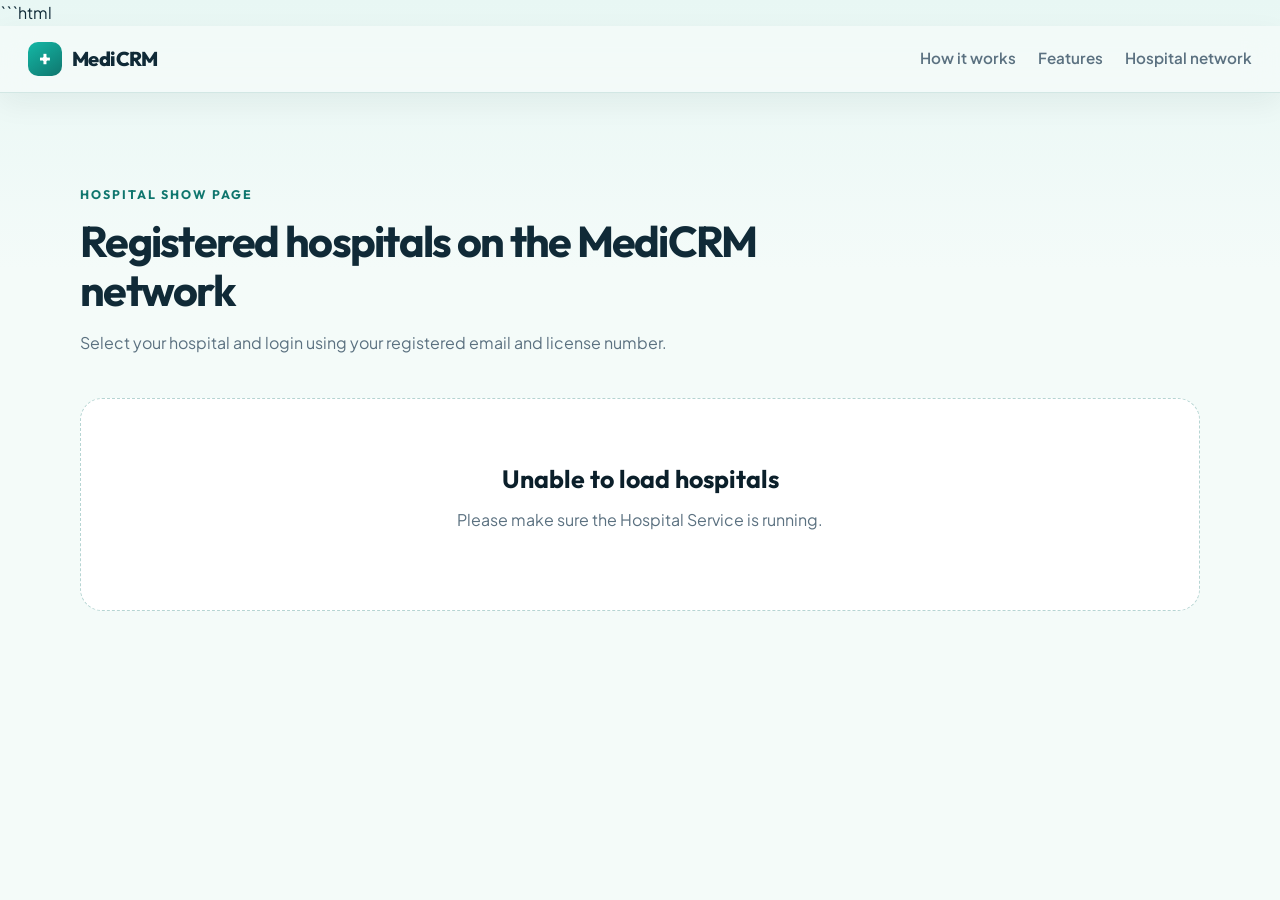
<file: hospital.html>
```html
<!DOCTYPE html>
<html lang="en">

<head>

    <meta charset="UTF-8">

    <meta name="viewport" content="width=device-width, initial-scale=1.0">

    <title>MediCRM — Hospital</title>

    <link rel="preconnect" href="https://fonts.googleapis.com">

    <link rel="preconnect"
          href="https://fonts.gstatic.com"
          crossorigin>

    <link href="https://fonts.googleapis.com/css2?family=Outfit:wght@400;500;600;700;800&family=Plus+Jakarta+Sans:wght@400;500;600;700;800&display=swap"
          rel="stylesheet">

    <link rel="stylesheet"
          href="css/dashboard.css">

    <style>

        /* ===============================
           PAGE
        =============================== */

        .hospital-content {
            padding: 30px;
        }


        /* ===============================
           PAGE HEADER
        =============================== */

        .page-header {
            display: flex;
            justify-content: space-between;
            align-items: flex-end;
            gap: 20px;
            margin-bottom: 28px;
        }

        .page-header h2 {
            margin: 5px 0 8px;
            font-family: "Outfit", sans-serif;
            font-size: 30px;
            font-weight: 800;
            color: #0b1f2a;
        }

        .page-header p {
            margin: 0;
            color: #657984;
            font-size: 14px;
        }


        /* ===============================
           PROFILE CARD
        =============================== */

        .hospital-profile-card {
            background: #ffffff;
            border: 1px solid #e3eeeb;
            border-radius: 22px;
            padding: 30px;
            box-shadow: 0 12px 35px rgba(11, 31, 42, 0.08);
        }


        .profile-top {
            display: flex;
            align-items: center;
            gap: 18px;
            padding-bottom: 25px;
            margin-bottom: 28px;
            border-bottom: 1px solid #e7efed;
        }


        .hospital-logo {
            width: 70px;
            height: 70px;
            border-radius: 18px;

            display: flex;
            align-items: center;
            justify-content: center;

            background: linear-gradient(
                135deg,
                #14b8a6,
                #0f766e
            );

            color: #ffffff;

            font-size: 32px;
            font-weight: 800;

            box-shadow:
                0 10px 25px
                rgba(15, 118, 110, 0.20);
        }


        .profile-top h3 {
            margin: 0 0 5px;

            font-family: "Outfit", sans-serif;

            font-size: 24px;
            font-weight: 800;

            color: #0b1f2a;
        }


        .profile-top p {
            margin: 0;

            color: #657984;

            font-size: 13px;
        }


        /* ===============================
           FORM
        =============================== */

        .hospital-form {
            display: grid;

            grid-template-columns:
                repeat(2, minmax(0, 1fr));

            gap: 22px;
        }


        .form-group {
            display: flex;
            flex-direction: column;
        }


        .form-group.full-width {
            grid-column: 1 / -1;
        }


        .form-group label {
            margin-bottom: 8px;

            font-size: 13px;
            font-weight: 700;

            color: #193642;
        }


        .form-group input,
        .form-group textarea {
            width: 100%;
            box-sizing: border-box;

            border: 1px solid #d8e6e2;

            border-radius: 12px;

            background: #f9fcfb;

            color: #193642;

            font-family:
                "Plus Jakarta Sans",
                sans-serif;

            font-size: 14px;

            outline: none;

            transition: 0.2s;
        }


        .form-group input {
            height: 50px;
            padding: 0 15px;
        }


        .form-group textarea {
            min-height: 100px;
            padding: 14px 15px;

            resize: vertical;
        }


        .form-group input:focus,
        .form-group textarea:focus {

            border-color: #0f766e;

            background: #ffffff;

            box-shadow:
                0 0 0 4px
                rgba(15, 118, 110, 0.08);
        }


        .form-group input:disabled,
        .form-group textarea:disabled {

            background: #f1f6f5;

            color: #60747d;

            cursor: not-allowed;
        }


        /* ===============================
           ACTIONS
        =============================== */

        .form-actions {

            display: flex;

            justify-content: flex-end;

            gap: 12px;

            margin-top: 28px;

            padding-top: 24px;

            border-top:
                1px solid #e7efed;
        }


        .btn {

            border: none;

            border-radius: 999px;

            padding: 13px 24px;

            font-family:
                "Plus Jakarta Sans",
                sans-serif;

            font-size: 13px;

            font-weight: 800;

            cursor: pointer;

            transition: 0.2s;
        }


        .btn-primary {

            background:
                linear-gradient(
                    135deg,
                    #14b8a6,
                    #0f766e
                );

            color: #ffffff;
        }


        .btn-primary:hover {

            transform:
                translateY(-2px);

            box-shadow:
                0 10px 22px
                rgba(15, 118, 110, 0.22);
        }


        .btn-secondary {

            background: #eef6f4;

            color: #31505b;
        }


        .btn-secondary:hover {

            background: #e1efec;
        }


        /* ===============================
           STATUS
        =============================== */

        .message {

            display: none;

            margin-bottom: 20px;

            padding: 12px 15px;

            border-radius: 11px;

            font-size: 13px;
        }


        .message.show {
            display: block;
        }


        .message.success {

            background: #ecfdf5;

            color: #047857;
        }


        .message.error {

            background: #fff1f2;

            color: #e11d48;
        }


        .loading {

            text-align: center;

            padding: 60px 20px;

            color: #60747d;

            font-size: 14px;
        }


        /* ===============================
           RESPONSIVE
        =============================== */

        @media (max-width: 800px) {

            .hospital-content {
                padding: 20px;
            }

            .hospital-form {
                grid-template-columns: 1fr;
            }

            .form-group.full-width {
                grid-column: auto;
            }

            .page-header {
                align-items: flex-start;
                flex-direction: column;
            }

        }


        @media (max-width: 600px) {

            .hospital-profile-card {
                padding: 20px;
            }

            .profile-top {
                align-items: flex-start;
            }

            .hospital-logo {
                width: 58px;
                height: 58px;
                font-size: 26px;
            }

            .profile-top h3 {
                font-size: 20px;
            }

            .form-actions {
                flex-direction: column;
            }

            .btn {
                width: 100%;
            }

        }

    </style>

</head>


<body>


<!-- =========================================
     MOBILE MENU
========================================= -->

<button
    class="sidebar-toggle"
    id="sidebarToggle"
    type="button">

    ☰

</button>



<!-- =========================================
     SIDEBAR
========================================= -->

<aside
    class="sidebar"
    id="sidebar">


    <a
        class="brand"
        href="hospitalDashBoard.html">

        <span class="brand-mark">
            +
        </span>

        <span>
            MediCRM
        </span>

    </a>


    <p class="sidebar-label">

        Hospital Workspace

    </p>


    <nav class="side-nav">


        <a
            class="nav-link"
            href="hospitalDashBoard.html">

            <span class="nav-icon">
                🏠
            </span>

            <span>
                Dashboard
            </span>

        </a>


        <a
            class="nav-link active"
            href="hospital.html">

            <span class="nav-icon">
                🏥
            </span>

            <span>
                Hospital
            </span>

        </a>


        <a
            class="nav-link"
            href="departments.html">

            <span class="nav-icon">
                🏢
            </span>

            <span>
                Departments
            </span>

        </a>


        <a
            class="nav-link"
            href="doctors.html">

            <span class="nav-icon">
                👨‍⚕️
            </span>

            <span>
                Doctors
            </span>

        </a>


        <a
            class="nav-link"
            href="staffs.html">

            <span class="nav-icon">
                👥
            </span>

            <span>
                Staffs
            </span>

        </a>


        <a
            class="nav-link"
            href="users.html">

            <span class="nav-icon">
                👤
            </span>

            <span>
                Users
            </span>

        </a>


        <a
            class="nav-link"
            href="rooms.html">

            <span class="nav-icon">
                🛏️
            </span>

            <span>
                Rooms
            </span>

        </a>


        <a
            class="nav-link"
            href="medicines.html">

            <span class="nav-icon">
                💊
            </span>

            <span>
                Medicines
            </span>

        </a>


        <div class="nav-divider"></div>


        <a
            class="nav-link"
            href="view-appointments.html">

            <span class="nav-icon">
                📅
            </span>

            <span>
                View Appointments
            </span>

        </a>


        <a
            class="nav-link"
            href="create-appointment.html">

            <span class="nav-icon">
                ➕
            </span>

            <span>
                Create Appointment
            </span>

        </a>


    </nav>


    <button
        class="logout-btn"
        id="logoutBtn"
        type="button">

        <span>
            ↪
        </span>

        Logout

    </button>


</aside>



<!-- =========================================
     MAIN
========================================= -->

<main class="dash-main">


    <!-- =====================================
         TOP HEADER
    ====================================== -->

    <header class="dash-top">


        <div>

            <p class="eyebrow">

                Hospital Management

            </p>


            <h1 id="hospitalTitle">

                Hospital Profile

            </h1>

        </div>


        <div class="top-actions">

            <span
                class="date-text"
                id="currentDate">
            </span>


            <a
                class="network-btn"
                href="hospitals.html">

                Hospital Network

            </a>

        </div>


    </header>



    <!-- =====================================
         CONTENT
    ====================================== -->

    <section class="hospital-content">


        <div class="page-header">

            <div>

                <p class="small-label">

                    Hospital Information

                </p>

                <h2>

                    Hospital Profile

                </h2>

                <p>

                    View and manage your registered
                    hospital information.

                </p>

            </div>

        </div>



        <!-- STATUS -->

        <div
            class="message error"
            id="errorMessage">
        </div>


        <div
            class="message success"
            id="successMessage">

            Hospital information updated successfully.

        </div>



        <!-- PROFILE -->

        <div
            class="hospital-profile-card"
            id="hospitalCard">


            <div class="loading"
                 id="loadingMessage">

                Loading hospital information...

            </div>


            <div id="hospitalDetails"
                 style="display:none;">


                <!-- PROFILE TOP -->

                <div class="profile-top">


                    <div
                        class="hospital-logo"
                        id="hospitalLogo">

                        +

                    </div>


                    <div>

                        <h3 id="profileHospitalName">

                            Hospital

                        </h3>

                        <p>

                            Registered Hospital
                            Information

                        </p>

                    </div>


                </div>



                <!-- FORM -->

                <form
                    class="hospital-form"
                    id="hospitalForm">


                    <div class="form-group">

                        <label for="hospitalId">

                            Hospital ID

                        </label>

                        <input
                            type="text"
                            id="hospitalId"
                            disabled>

                    </div>


                    <div class="form-group">

                        <label for="hospitalName">

                            Hospital Name

                        </label>

                        <input
                            type="text"
                            id="hospitalName"
                            required>

                    </div>


                    <div class="form-group">

                        <label for="hospitalEmail">

                            Email

                        </label>

                        <input
                            type="email"
                            id="hospitalEmail"
                            required>

                    </div>


                    <div class="form-group">

                        <label for="hospitalPhone">

                            Phone

                        </label>

                        <input
                            type="text"
                            id="hospitalPhone">

                    </div>


                    <div class="form-group">

                        <label for="hospitalCity">

                            City

                        </label>

                        <input
                            type="text"
                            id="hospitalCity">

                    </div>


                    <div class="form-group">

                        <label for="hospitalState">

                            State

                        </label>

                        <input
                            type="text"
                            id="hospitalState">

                    </div>


                    <div class="form-group">

                        <label for="hospitalPincode">

                            Pincode

                        </label>

                        <input
                            type="text"
                            id="hospitalPincode">

                    </div>


                    <div class="form-group">

                        <label for="hospitalGst">

                            GST Number

                        </label>

                        <input
                            type="text"
                            id="hospitalGst">

                    </div>


                    <div class="form-group">

                        <label for="hospitalLicense">

                            License Number

                        </label>

                        <input
                            type="text"
                            id="hospitalLicense">

                    </div>


                    <div class="form-group full-width">

                        <label for="hospitalAddress">

                            Address

                        </label>

                        <textarea
                            id="hospitalAddress">
                        </textarea>

                    </div>


                    <div class="form-actions">


                        <button
                            type="button"
                            class="btn btn-secondary"
                            id="resetBtn">

                            Reset

                        </button>


                        <button
                            type="submit"
                            class="btn btn-primary"
                            id="updateBtn">

                            Update Hospital →

                        </button>


                    </div>


                </form>


            </div>


        </div>


    </section>


</main>



<script>

    /* =========================================
       API
    ========================================= */

    const API_BASE =
        "http://localhost:7001/api/hospital";


    /* =========================================
       DOM
    ========================================= */

    const hospitalTitle =
        document.getElementById(
            "hospitalTitle"
        );

    const currentDate =
        document.getElementById(
            "currentDate"
        );

    const hospitalIdInput =
        document.getElementById(
            "hospitalId"
        );

    const hospitalName =
        document.getElementById(
            "hospitalName"
        );

    const hospitalEmail =
        document.getElementById(
            "hospitalEmail"
        );

    const hospitalPhone =
        document.getElementById(
            "hospitalPhone"
        );

    const hospitalCity =
        document.getElementById(
            "hospitalCity"
        );

    const hospitalState =
        document.getElementById(
            "hospitalState"
        );

    const hospitalPincode =
        document.getElementById(
            "hospitalPincode"
        );

    const hospitalGst =
        document.getElementById(
            "hospitalGst"
        );

    const hospitalLicense =
        document.getElementById(
            "hospitalLicense"
        );

    const hospitalAddress =
        document.getElementById(
            "hospitalAddress"
        );

    const profileHospitalName =
        document.getElementById(
            "profileHospitalName"
        );

    const hospitalLogo =
        document.getElementById(
            "hospitalLogo"
        );

    const loadingMessage =
        document.getElementById(
            "loadingMessage"
        );

    const hospitalDetails =
        document.getElementById(
            "hospitalDetails"
        );

    const errorMessage =
        document.getElementById(
            "errorMessage"
        );

    const successMessage =
        document.getElementById(
            "successMessage"
        );

    const hospitalForm =
        document.getElementById(
            "hospitalForm"
        );

    const resetBtn =
        document.getElementById(
            "resetBtn"
        );

    const updateBtn =
        document.getElementById(
            "updateBtn"
        );

    const logoutBtn =
        document.getElementById(
            "logoutBtn"
        );

    const sidebarToggle =
        document.getElementById(
            "sidebarToggle"
        );

    const sidebar =
        document.getElementById(
            "sidebar"
        );


    /* =========================================
       DATE
    ========================================= */

    currentDate.textContent =
        new Date().toLocaleDateString(
            "en-IN",
            {
                day: "numeric",
                month: "long",
                year: "numeric"
            }
        );


    /* =========================================
       HOSPITAL ID
    ========================================= */

    const hospitalId =
        localStorage.getItem(
            "hospitalId"
        );


    /* =========================================
       CHECK LOGIN
    ========================================= */

    if (!hospitalId) {

        window.location.href =
            "hospitals.html";

    }


    /* =========================================
       LOAD HOSPITAL
    ========================================= */

    async function loadHospital() {

        try {

            const response =
                await fetch(
                    `${API_BASE}/${hospitalId}`
                );


            if (!response.ok) {

                throw new Error(
                    "Hospital data not found"
                );

            }


            const hospital =
                await response.json();


            console.log(
                "Hospital Data:",
                hospital
            );


            /* ================================
               FILL DATA
            ================================= */

            hospitalIdInput.value =
                hospital.hospitalId || "";


            hospitalName.value =
                hospital.name || "";


            hospitalEmail.value =
                hospital.email || "";


            hospitalPhone.value =
                hospital.phone || "";


            hospitalCity.value =
                hospital.city || "";


            hospitalState.value =
                hospital.state || "";


            hospitalPincode.value =
                hospital.pincode || "";


            hospitalGst.value =
                hospital.gstno || "";


            hospitalLicense.value =
                hospital.licanceNo || "";


            hospitalAddress.value =
                hospital.address || "";


            /* ================================
               HEADER
            ================================= */

            const name =
                hospital.name ||
                "Hospital";


            hospitalTitle.textContent =
                name;


            profileHospitalName.textContent =
                name;


            hospitalLogo.textContent =
                name
                    .charAt(0)
                    .toUpperCase();


            /* ================================
               SHOW
            ================================= */

            loadingMessage.style.display =
                "none";

            hospitalDetails.style.display =
                "block";


            /* ================================
               SAVE SESSION
            ================================= */

            sessionStorage.setItem(
                "loggedInHospital",
                JSON.stringify(hospital)
            );


        } catch (error) {

            console.error(
                "Hospital API Error:",
                error
            );


            loadingMessage.style.display =
                "none";


            errorMessage.textContent =
                "Hospital data load nahi ho raha. Hospital Service check karein.";

            errorMessage.classList.add(
                "show"
            );

        }

    }


    /* =========================================
       RESET
    ========================================= */

    resetBtn.addEventListener(
        "click",
        loadHospital
    );


    /* =========================================
       UPDATE
    ========================================= */

    hospitalForm.addEventListener(
        "submit",
        async function (event) {

            event.preventDefault();


            const data = {

                name:
                    hospitalName.value.trim(),

                email:
                    hospitalEmail.value.trim(),

                phone:
                    hospitalPhone.value.trim(),

                address:
                    hospitalAddress.value.trim(),

                city:
                    hospitalCity.value.trim(),

                state:
                    hospitalState.value.trim(),

                pincode:
                    hospitalPincode.value.trim(),

                gstno:
                    hospitalGst.value.trim(),

                licanceNo:
                    hospitalLicense.value.trim()

            };


            updateBtn.disabled =
                true;

            updateBtn.textContent =
                "Updating...";


            errorMessage.classList.remove(
                "show"
            );

            successMessage.classList.remove(
                "show"
            );


            try {

                const response =
                    await fetch(
                        `${API_BASE}/${hospitalId}`,
                        {

                            method:
                                "PUT",

                            headers: {

                                "Content-Type":
                                    "application/json"

                            },

                            body:
                                JSON.stringify(
                                    data
                                )

                        }
                    );


                if (!response.ok) {

                    throw new Error(
                        "Update failed"
                    );

                }


                const updatedHospital =
                    await response.json();


                console.log(
                    "Updated Hospital:",
                    updatedHospital
                );


                sessionStorage.setItem(
                    "loggedInHospital",
                    JSON.stringify(
                        updatedHospital
                    )
                );


                successMessage.textContent =
                    "Hospital information updated successfully.";

                successMessage.classList.add(
                    "show"
                );


                hospitalTitle.textContent =
                    updatedHospital.name ||
                    "Hospital Profile";


                profileHospitalName.textContent =
                    updatedHospital.name ||
                    "Hospital";


            } catch (error) {

                console.error(
                    "Update Error:",
                    error
                );


                errorMessage.textContent =
                    "Hospital update nahi ho raha. Backend endpoint check karein.";

                errorMessage.classList.add(
                    "show"
                );

            } finally {

                updateBtn.disabled =
                    false;

                updateBtn.textContent =
                    "Update Hospital →";

            }

        }
    );


    /* =========================================
       LOGOUT
    ========================================= */

    logoutBtn.addEventListener(
        "click",
        function () {

            localStorage.removeItem(
                "hospitalId"
            );

            sessionStorage.removeItem(
                "loggedInHospital"
            );

            window.location.href =
                "hospitals.html";

        }
    );


    /* =========================================
       MOBILE SIDEBAR
    ========================================= */

    sidebarToggle.addEventListener(
        "click",
        function () {

            sidebar.classList.toggle(
                "open"
            );

        }
    );


    /* =========================================
       LOAD
    ========================================= */

    loadHospital();

</script>

</body>

</html>
```
</file>
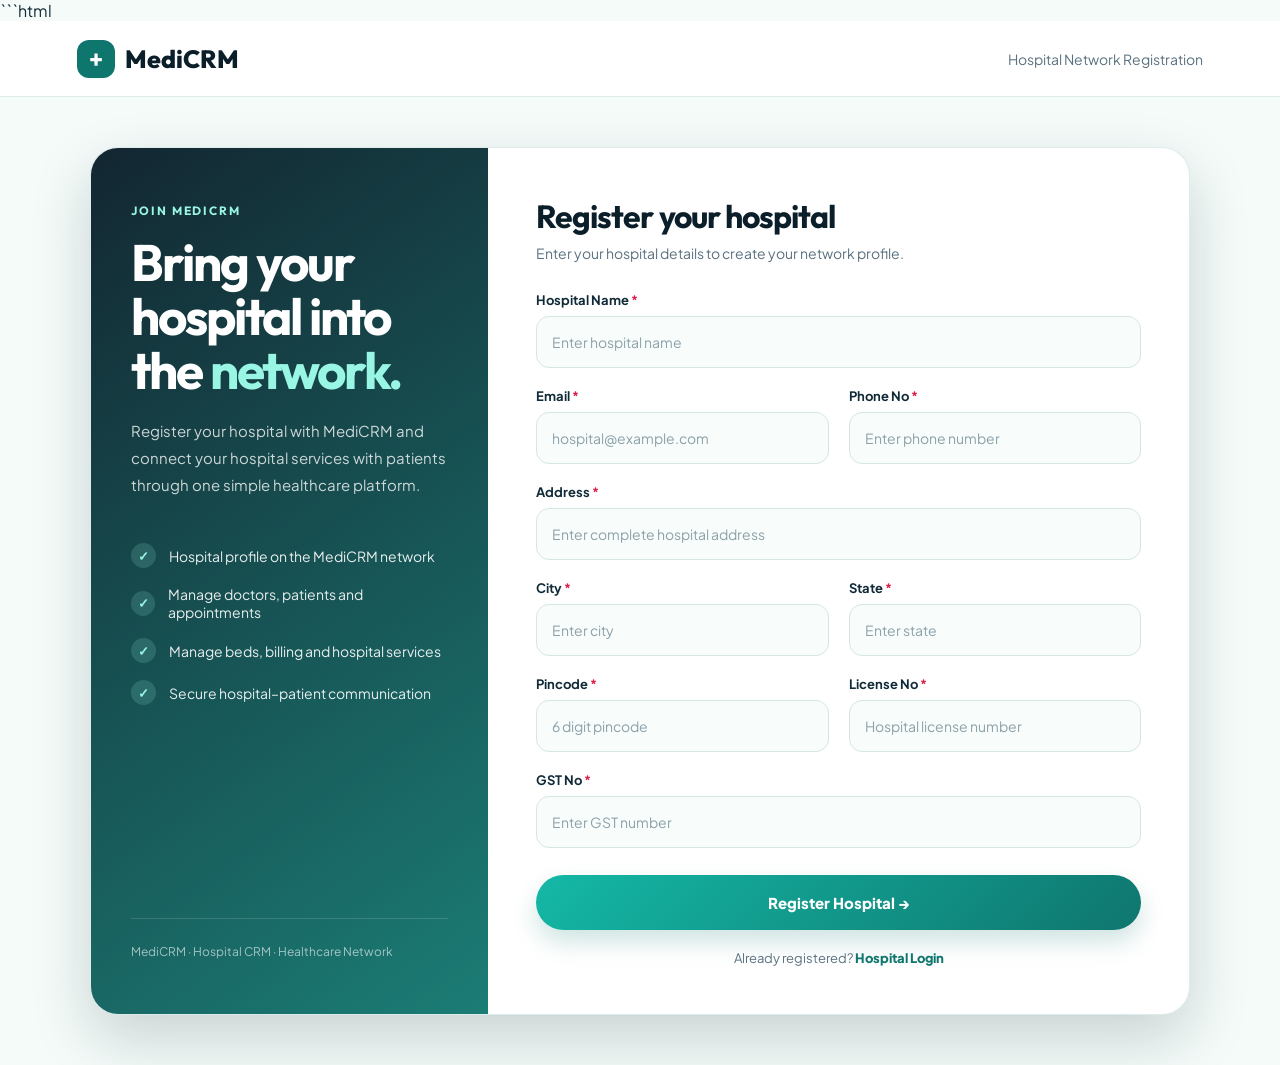
<file: HospitalRegistration.html>
```html
<!DOCTYPE html>
<html lang="en">
<head>
    <meta charset="UTF-8">
    <meta name="viewport" content="width=device-width, initial-scale=1.0">

    <title>MediCRM — Hospital Registration</title>

    <!-- Google Fonts -->
    <link rel="preconnect" href="https://fonts.googleapis.com">
    <link rel="preconnect" href="https://fonts.gstatic.com" crossorigin>

    <link href="https://fonts.googleapis.com/css2?family=Outfit:wght@400;500;600;700;800&family=Plus+Jakarta+Sans:wght@400;500;600;700;800&display=swap"
          rel="stylesheet">

    <style>

        * {
            margin: 0;
            padding: 0;
            box-sizing: border-box;
        }

        :root {
            --teal: #0f766e;
            --teal-deep: #115e59;
            --mint: #99f6e4;
            --navy: #0b1f2a;
            --ink: #102a37;
            --paper: #f4fbf9;
            --white: #ffffff;
            --muted: #5b7180;
            --line: rgba(15, 118, 110, 0.14);
            --shadow: 0 24px 60px rgba(11, 31, 42, 0.18);
            --coral: #e11d48;
        }

        body {
            min-height: 100vh;
            font-family: "Plus Jakarta Sans", sans-serif;
            background: var(--paper);
            color: var(--ink);
        }

        /* ================= HEADER ================= */

        header {
            height: 76px;
            background: rgba(255, 255, 255, 0.94);
            border-bottom: 1px solid var(--line);

            display: flex;
            align-items: center;
            justify-content: space-between;

            padding: 0 6%;
            position: sticky;
            top: 0;
            z-index: 100;
        }

        .brand {
            display: flex;
            align-items: center;
            gap: 10px;

            font-family: "Outfit", sans-serif;
            font-size: 25px;
            font-weight: 800;
            color: var(--navy);
            text-decoration: none;
        }

        .brand-mark {
            width: 38px;
            height: 38px;

            display: flex;
            align-items: center;
            justify-content: center;

            border-radius: 12px;

            background: var(--teal);
            color: white;

            font-size: 25px;
            font-weight: 700;
        }

        .header-text {
            color: var(--muted);
            font-size: 14px;
        }

        /* ================= MAIN ================= */

        .page-wrapper {
            min-height: calc(100vh - 76px);

            display: flex;
            justify-content: center;
            align-items: center;

            padding: 50px 20px;
        }

        .registration-container {
            width: min(1100px, 100%);

            display: grid;
            grid-template-columns: 0.85fr 1.5fr;

            background: var(--white);

            border-radius: 28px;
            overflow: hidden;

            box-shadow: var(--shadow);
            border: 1px solid var(--line);
        }

        /* ================= LEFT SIDE ================= */

        .intro {
            position: relative;

            padding: 55px 40px;

            background:
                linear-gradient(
                    145deg,
                    rgba(11, 31, 42, 0.97),
                    rgba(15, 118, 110, 0.95)
                );

            color: white;

            display: flex;
            flex-direction: column;
            justify-content: space-between;
        }

        .intro-content {
            position: relative;
            z-index: 2;
        }

        .eyebrow {
            font-family: "Outfit", sans-serif;
            text-transform: uppercase;
            letter-spacing: 0.16em;

            font-size: 12px;
            font-weight: 700;

            color: var(--mint);

            margin-bottom: 18px;
        }

        .intro h1 {
            font-family: "Outfit", sans-serif;

            font-size: clamp(34px, 4vw, 52px);
            line-height: 1.05;

            letter-spacing: -0.04em;

            margin-bottom: 20px;
        }

        .intro h1 span {
            color: var(--mint);
        }

        .intro-description {
            color: rgba(255,255,255,0.78);

            font-size: 15px;
            line-height: 1.8;

            max-width: 380px;
        }

        /* FEATURES */

        .benefits {
            margin-top: 45px;

            display: flex;
            flex-direction: column;
            gap: 17px;
        }

        .benefit {
            display: flex;
            align-items: center;
            gap: 13px;

            font-size: 14px;
            color: rgba(255,255,255,0.9);
        }

        .check {
            width: 25px;
            height: 25px;

            border-radius: 50%;

            background: rgba(153,246,228,0.16);

            color: var(--mint);

            display: flex;
            align-items: center;
            justify-content: center;

            font-size: 13px;
            font-weight: 800;
        }

        .intro-bottom {
            margin-top: 40px;

            padding-top: 25px;

            border-top: 1px solid rgba(255,255,255,0.14);

            font-size: 12px;
            color: rgba(255,255,255,0.6);
        }

        /* ================= FORM ================= */

        .form-section {
            padding: 48px;
        }

        .form-heading {
            margin-bottom: 30px;
        }

        .form-heading h2 {
            font-family: "Outfit", sans-serif;

            font-size: 32px;
            letter-spacing: -0.03em;

            color: var(--navy);

            margin-bottom: 8px;
        }

        .form-heading p {
            color: var(--muted);
            font-size: 14px;
        }

        form {
            width: 100%;
        }

        .form-grid {
            display: grid;
            grid-template-columns: repeat(2, 1fr);

            gap: 20px;
        }

        .form-group {
            display: flex;
            flex-direction: column;
            gap: 8px;
        }

        .form-group.full {
            grid-column: 1 / -1;
        }

        label {
            font-size: 13px;
            font-weight: 700;
            color: var(--ink);
        }

        label span {
            color: var(--coral);
        }

        input {
            width: 100%;
            height: 52px;

            border: 1px solid #d7e6e2;

            border-radius: 13px;

            padding: 0 15px;

            font-family: "Plus Jakarta Sans", sans-serif;
            font-size: 14px;

            color: var(--ink);

            background: #f8fdfc;

            outline: none;

            transition: 0.2s ease;
        }

        input::placeholder {
            color: #8ba0aa;
        }

        input:focus {
            border-color: var(--teal);

            background: white;

            box-shadow: 0 0 0 4px rgba(15,118,110,0.08);
        }

        input.error {
            border-color: var(--coral);
        }

        .error-message {
            display: none;

            color: var(--coral);

            font-size: 11px;
        }

        /* ================= BUTTON ================= */

        .submit-btn {
            width: 100%;
            height: 55px;

            margin-top: 27px;

            border: none;
            border-radius: 999px;

            background: linear-gradient(
                135deg,
                #14b8a6,
                #0f766e
            );

            color: white;

            font-family: "Plus Jakarta Sans", sans-serif;
            font-size: 15px;
            font-weight: 800;

            cursor: pointer;

            transition: 0.25s ease;

            box-shadow: 0 12px 25px rgba(15,118,110,0.2);
        }

        .submit-btn:hover {
            transform: translateY(-2px);

            box-shadow: 0 17px 30px rgba(15,118,110,0.28);
        }

        .submit-btn:active {
            transform: translateY(0);
        }

        .login-text {
            text-align: center;

            margin-top: 20px;

            font-size: 13px;
            color: var(--muted);
        }

        .login-text a {
            color: var(--teal);

            font-weight: 800;

            text-decoration: none;
        }

        .login-text a:hover {
            text-decoration: underline;
        }

        /* ================= TOAST ================= */

        .toast {
            position: fixed;

            top: 25px;
            right: 25px;

            min-width: 300px;

            padding: 17px 20px;

            border-radius: 15px;

            background: var(--navy);
            color: white;

            box-shadow: var(--shadow);

            display: flex;
            align-items: center;
            gap: 12px;

            transform: translateX(130%);

            transition: 0.35s ease;

            z-index: 999;
        }

        .toast.show {
            transform: translateX(0);
        }

        .toast-icon {
            width: 30px;
            height: 30px;

            border-radius: 50%;

            background: var(--mint);
            color: var(--teal-deep);

            display: flex;
            align-items: center;
            justify-content: center;

            font-weight: 800;
        }

        .toast-content strong {
            display: block;
            font-size: 13px;
            margin-bottom: 2px;
        }

        .toast-content small {
            color: rgba(255,255,255,0.65);
            font-size: 11px;
        }

        /* ================= RESPONSIVE ================= */

        @media (max-width: 850px) {

            .registration-container {
                grid-template-columns: 1fr;
            }

            .intro {
                padding: 40px;
            }

            .benefits {
                margin-top: 30px;
            }

            .intro-bottom {
                display: none;
            }
        }

        @media (max-width: 600px) {

            header {
                padding: 0 20px;
            }

            .header-text {
                display: none;
            }

            .page-wrapper {
                padding: 20px 12px;
                align-items: flex-start;
            }

            .registration-container {
                border-radius: 20px;
            }

            .intro {
                padding: 35px 25px;
            }

            .intro h1 {
                font-size: 38px;
            }

            .form-section {
                padding: 30px 22px;
            }

            .form-grid {
                grid-template-columns: 1fr;
                gap: 17px;
            }

            .form-group.full {
                grid-column: auto;
            }

            .toast {
                left: 15px;
                right: 15px;
                min-width: auto;
            }
        }

    </style>
</head>

<body>

<!-- ================= HEADER ================= -->

<header>

    <a href="#" class="brand">

        <div class="brand-mark">+</div>

        MediCRM

    </a>

    <div class="header-text">
        Hospital Network Registration
    </div>

</header>


<!-- ================= MAIN ================= -->

<main class="page-wrapper">

    <div class="registration-container">

        <!-- LEFT INTRO -->

        <section class="intro">

            <div class="intro-content">

                <div class="eyebrow">
                    Join MediCRM
                </div>

                <h1>
                    Bring your hospital into the
                    <span>network.</span>
                </h1>

                <p class="intro-description">
                    Register your hospital with MediCRM and connect
                    your hospital services with patients through one
                    simple healthcare platform.
                </p>


                <div class="benefits">

                    <div class="benefit">
                        <div class="check">✓</div>
                        Hospital profile on the MediCRM network
                    </div>

                    <div class="benefit">
                        <div class="check">✓</div>
                        Manage doctors, patients and appointments
                    </div>

                    <div class="benefit">
                        <div class="check">✓</div>
                        Manage beds, billing and hospital services
                    </div>

                    <div class="benefit">
                        <div class="check">✓</div>
                        Secure hospital–patient communication
                    </div>

                </div>

            </div>

            <div class="intro-bottom">
                MediCRM · Hospital CRM · Healthcare Network
            </div>

        </section>


        <!-- FORM -->

        <section class="form-section">

            <div class="form-heading">

                <h2>
                    Register your hospital
                </h2>

                <p>
                    Enter your hospital details to create your network profile.
                </p>

            </div>


            <form id="hospitalForm">

                <div class="form-grid">

                    <!-- Hospital Name -->

                    <div class="form-group full">

                        <label>
                            Hospital Name <span>*</span>
                        </label>

                        <input
                            type="text"
                            name="hospitalName"
                            id="hospitalName"
                            placeholder="Enter hospital name"
                            required
                        >

                        <small class="error-message">
                            Hospital name is required.
                        </small>

                    </div>


                    <!-- Email -->

                    <div class="form-group">

                        <label>
                            Email <span>*</span>
                        </label>

                        <input
                            type="email"
                            name="email"
                            id="email"
                            placeholder="hospital@example.com"
                            required
                        >

                        <small class="error-message">
                            Enter a valid email.
                        </small>

                    </div>


                    <!-- Phone -->

                    <div class="form-group">

                        <label>
                            Phone No <span>*</span>
                        </label>

                        <input
                            type="tel"
                            name="phoneNo"
                            id="phoneNo"
                            placeholder="Enter phone number"
                            maxlength="10"
                            required
                        >

                        <small class="error-message">
                            Enter a valid 10 digit phone number.
                        </small>

                    </div>


                    <!-- Address -->

                    <div class="form-group full">

                        <label>
                            Address <span>*</span>
                        </label>

                        <input
                            type="text"
                            name="address"
                            id="address"
                            placeholder="Enter complete hospital address"
                            required
                        >

                    </div>


                    <!-- City -->

                    <div class="form-group">

                        <label>
                            City <span>*</span>
                        </label>

                        <input
                            type="text"
                            name="city"
                            id="city"
                            placeholder="Enter city"
                            required
                        >

                    </div>


                    <!-- State -->

                    <div class="form-group">

                        <label>
                            State <span>*</span>
                        </label>

                        <input
                            type="text"
                            name="state"
                            id="state"
                            placeholder="Enter state"
                            required
                        >

                    </div>


                    <!-- Pincode -->

                    <div class="form-group">

                        <label>
                            Pincode <span>*</span>
                        </label>

                        <input
                            type="text"
                            name="pincode"
                            id="pincode"
                            placeholder="6 digit pincode"
                            maxlength="6"
                            required
                        >

                        <small class="error-message">
                            Pincode must contain 6 digits.
                        </small>

                    </div>


                    <!-- License -->

                    <div class="form-group">

                        <label>
                            License No <span>*</span>
                        </label>

                        <input
                            type="text"
                            name="licenseNo"
                            id="licenseNo"
                            placeholder="Hospital license number"
                            required
                        >

                    </div>




                    <!-- GST -->

                    <div class="form-group full">

                        <label>
                            GST No <span>*</span>
                        </label>

                        <input
                            type="text"
                            name="gstNo"
                            id="gstNo"
                            placeholder="Enter GST number"
                            required
                        >

                    </div>

                </div>


                <button
                    type="submit"
                    class="submit-btn"
                >
                    Register Hospital →
                </button>


                <div class="login-text">

                    Already registered?

                    <a href="hospitals.html">
                        Hospital Login
                    </a>

                </div>

            </form>

        </section>

    </div>

</main>


<!-- ================= TOAST ================= -->

<div class="toast" id="toast">

    <div class="toast-icon">
        ✓
    </div>

    <div class="toast-content">

        <strong>Hospital Registered</strong>

        <small>
            Your hospital has been added to the network.
        </small>

    </div>

</div>


  <script src="js/main.js"></script>
</body>
</html>
</file>
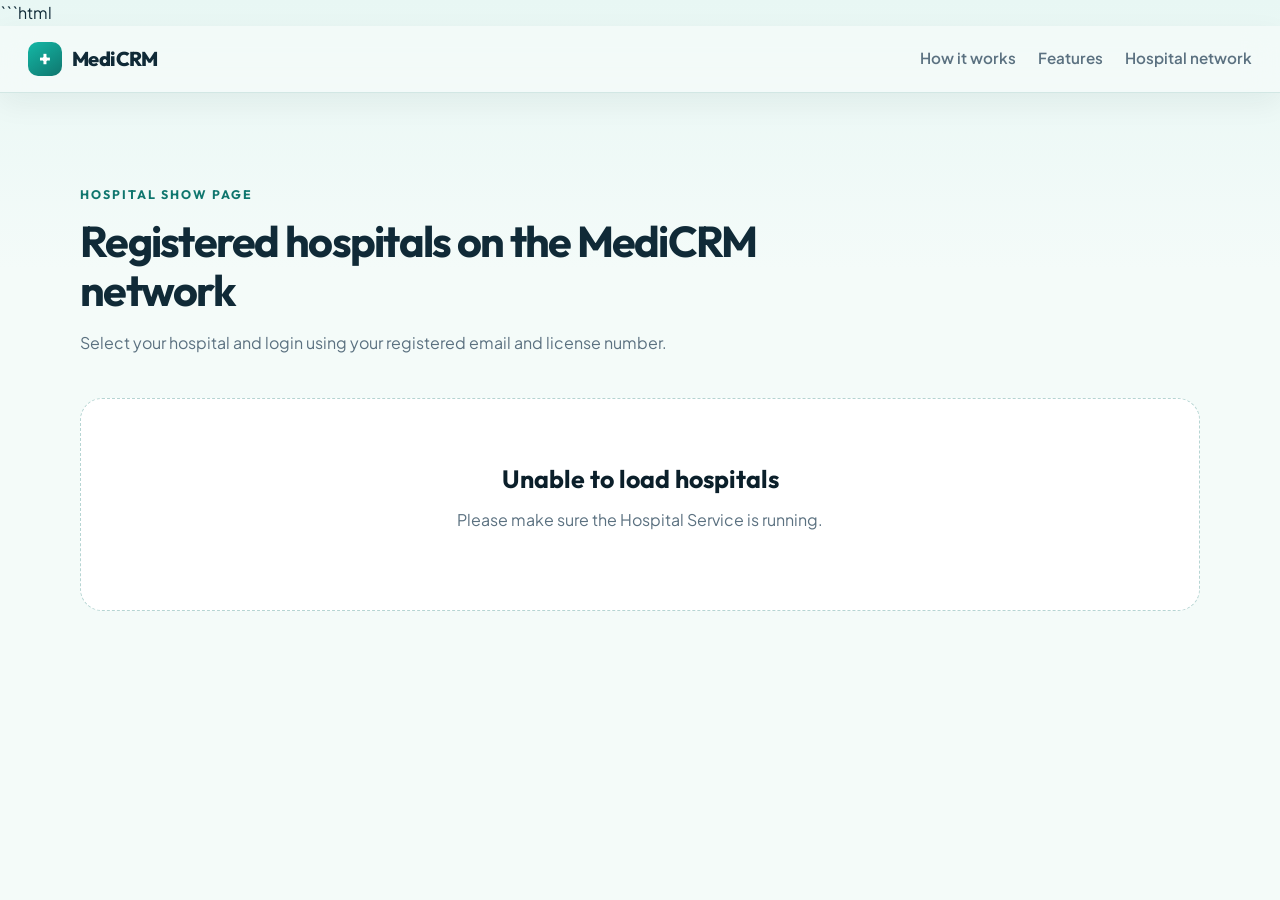
<file: hospitals.html>
```html
<!DOCTYPE html>
<html lang="en">

<head>

    <meta charset="UTF-8">

    <meta name="viewport" content="width=device-width, initial-scale=1.0">

    <title>Hospital Network — MediCRM</title>


    <!-- Google Fonts -->

    <link rel="preconnect" href="https://fonts.googleapis.com">

    <link rel="preconnect"
          href="https://fonts.gstatic.com"
          crossorigin>

    <link href="https://fonts.googleapis.com/css2?family=Outfit:wght@400;500;600;700;800&family=Plus+Jakarta+Sans:wght@400;500;600;700;800&display=swap"
          rel="stylesheet">


    <!-- Main CSS -->

    <link rel="stylesheet" href="css/style.css">


    <style>

        /* =====================================================
           HOSPITAL GRID
        ===================================================== */

        .hospital-grid {

            display: grid;

            grid-template-columns:
                repeat(3, 1fr);

            gap: 25px;

            margin-top: 40px;
        }


        /* =====================================================
           HOSPITAL CARD
        ===================================================== */

        .hospital-card {

            background: #ffffff;

            border: 1px solid
                rgba(15, 118, 110, 0.14);

            border-radius: 22px;

            overflow: hidden;

            box-shadow:
                0 12px 35px
                rgba(11, 31, 42, 0.10);

            transition: 0.3s ease;
        }


        .hospital-card:hover {

            transform:
                translateY(-6px);

            box-shadow:
                0 24px 50px
                rgba(11, 31, 42, 0.16);
        }


        /* =====================================================
           HOSPITAL IMAGE
        ===================================================== */

        .hospital-image {

            width: 100%;

            height: 220px;

            overflow: hidden;

            background: #e8f7f4;
        }


        .hospital-image img {

            width: 100%;

            height: 100%;

            object-fit: cover;

            display: block;

            transition:
                transform 0.4s ease;
        }


        .hospital-card:hover
        .hospital-image img {

            transform:
                scale(1.06);
        }


        /* =====================================================
           HOSPITAL CONTENT
        ===================================================== */

        .hospital-content {

            padding: 22px;
        }


        .hospital-name {

            font-family:
                "Outfit",
                sans-serif;

            font-size: 22px;

            font-weight: 700;

            color: #0b1f2a;

            margin: 0 0 10px;
        }


        .hospital-location {

            color: #5b7180;

            font-size: 13px;

            margin-bottom: 15px;
        }


        .hospital-info {

            display: flex;

            flex-direction: column;

            gap: 8px;

            margin-bottom: 20px;
        }


        .hospital-info p {

            margin: 0;

            color: #435d68;

            font-size: 13px;

            word-break: break-word;
        }


        .hospital-info strong {

            color: #102a37;
        }


        /* =====================================================
           LOGIN BUTTON
        ===================================================== */

        .hospital-login-btn {

            width: 100%;

            border: none;

            border-radius: 999px;

            padding: 13px 20px;

            background:
                linear-gradient(
                    135deg,
                    #14b8a6,
                    #0f766e
                );

            color: white;

            font-family:
                "Plus Jakarta Sans",
                sans-serif;

            font-size: 14px;

            font-weight: 700;

            cursor: pointer;

            transition: 0.25s ease;
        }


        .hospital-login-btn:hover {

            transform:
                translateY(-2px);

            box-shadow:
                0 10px 22px
                rgba(15, 118, 110, 0.25);
        }


        /* =====================================================
           EMPTY CARD
        ===================================================== */

        .empty-card {

            grid-column: 1 / -1;

            text-align: center;

            padding: 60px 30px;

            border:
                1px dashed
                rgba(15, 118, 110, 0.30);

            border-radius: 22px;

            background: #ffffff;
        }


        .empty-card h3 {

            font-family:
                "Outfit",
                sans-serif;

            color: #0b1f2a;

            font-size: 25px;

            margin-bottom: 8px;
        }


        .empty-card p {

            color: #5b7180;
        }


        /* =====================================================
           LOGIN MODAL
        ===================================================== */

        .login-modal {

            position: fixed;

            inset: 0;

            background:
                rgba(11, 31, 42, 0.55);

            display: flex;

            align-items: center;

            justify-content: center;

            padding: 20px;

            z-index: 9999;
        }


        .login-modal[hidden] {

            display: none;
        }


        .login-popup {

            width:
                min(440px, 100%);

            background: #ffffff;

            border-radius: 22px;

            padding: 32px;

            box-shadow:
                0 24px 60px
                rgba(11, 31, 42, 0.25);

            animation:
                popupShow 0.2s ease;
        }


        @keyframes popupShow {

            from {

                opacity: 0;

                transform:
                    translateY(15px)
                    scale(0.98);
            }

            to {

                opacity: 1;

                transform:
                    translateY(0)
                    scale(1);
            }
        }


        /* =====================================================
           LOGIN HEADER
        ===================================================== */

        .login-popup-head {

            display: flex;

            justify-content:
                space-between;

            align-items:
                flex-start;

            margin-bottom: 25px;
        }


        .login-popup-head h3 {

            font-family:
                "Outfit",
                sans-serif;

            font-size: 28px;

            color: #0b1f2a;

            margin: 0;
        }


        .login-popup-head p {

            margin-top: 5px;

            color: #5b7180;

            font-size: 13px;
        }


        .login-close {

            width: 35px;

            height: 35px;

            border: none;

            border-radius: 10px;

            background: #eef7f5;

            color: #0b1f2a;

            font-size: 23px;

            cursor: pointer;
        }


        /* =====================================================
           LOGIN FORM
        ===================================================== */

        .login-form-group {

            margin-bottom: 18px;
        }


        .login-form-group label {

            display: block;

            margin-bottom: 8px;

            font-size: 13px;

            font-weight: 700;

            color: #102a37;
        }


        .login-form-group input {

            width: 100%;

            height: 50px;

            padding:
                0 14px;

            box-sizing: border-box;

            border:
                1px solid
                #d7e6e2;

            border-radius: 12px;

            background:
                #f8fdfc;

            outline: none;

            font-family:
                "Plus Jakarta Sans",
                sans-serif;

            font-size: 14px;

            color: #102a37;
        }


        .login-form-group input:focus {

            border-color:
                #0f766e;

            box-shadow:
                0 0 0 4px
                rgba(15, 118, 110, 0.08);
        }


        /* =====================================================
           LOGIN SUBMIT
        ===================================================== */

        .login-submit {

            width: 100%;

            height: 52px;

            border: none;

            border-radius: 999px;

            background:
                linear-gradient(
                    135deg,
                    #14b8a6,
                    #0f766e
                );

            color: #ffffff;

            font-size: 14px;

            font-weight: 800;

            cursor: pointer;

            transition: 0.2s;
        }


        .login-submit:hover {

            transform:
                translateY(-1px);
        }


        .login-submit:disabled {

            opacity: 0.65;

            cursor:
                not-allowed;

            transform: none;
        }


        /* =====================================================
           LOGIN ERROR
        ===================================================== */

        .login-error {

            display: none;

            margin-bottom: 15px;

            padding:
                11px 13px;

            border-radius: 10px;

            background:
                #fff1f2;

            color:
                #e11d48;

            font-size: 12px;
        }


        .login-error.show {

            display: block;
        }


        /* =====================================================
           LOGIN SUCCESS
        ===================================================== */

        .login-success {

            display: none;

            margin-bottom: 15px;

            padding:
                11px 13px;

            border-radius: 10px;

            background:
                #ecfdf5;

            color:
                #047857;

            font-size: 12px;
        }


        .login-success.show {

            display: block;
        }


        /* =====================================================
           RESPONSIVE
        ===================================================== */

        @media (max-width: 960px) {

            .hospital-grid {

                grid-template-columns:
                    repeat(2, 1fr);
            }
        }


        @media (max-width: 640px) {

            .hospital-grid {

                grid-template-columns: 1fr;
            }


            .login-popup {

                padding: 25px;
            }
        }

    </style>

</head>


<body class="show-page">


    <!-- =====================================================
         HEADER
    ===================================================== -->

    <header
        class="nav scrolled"
        id="nav"
    >

        <a
            class="brand"
            href="index.html"
        >

            <span class="brand-mark">
                +
            </span>

            <span>
                MediCRM
            </span>

        </a>


        <nav
            class="nav-links"
            id="navLinks"
        >

            <a href="index.html#how">
                How it works
            </a>

            <a href="index.html#features">
                Features
            </a>

            <a href="hospitals.html">
                Hospital network
            </a>

        </nav>

    </header>



    <!-- =====================================================
         MAIN
    ===================================================== -->

    <main class="section">

        <div class="container">


            <div class="section-head">

                <p class="eyebrow">
                    Hospital show page
                </p>


                <h2>
                    Registered hospitals on the
                    MediCRM network
                </h2>


                <p>
                    Select your hospital and login
                    using your registered email and
                    license number.
                </p>

            </div>



            <!-- =================================================
                 HOSPITAL GRID
            ================================================= -->

            <div
                class="hospital-grid"
                id="hospitalGrid"
            >

            </div>


        </div>

    </main>



    <!-- =====================================================
         LOGIN MODAL
    ===================================================== -->

    <div
        class="login-modal"
        id="loginModal"
        hidden
    >

        <div class="login-popup">


            <!-- LOGIN HEADER -->

            <div class="login-popup-head">

                <div>

                    <h3>
                        Hospital Login
                    </h3>


                    <p id="loginHospitalName">
                        Login to your hospital account
                    </p>

                </div>


                <button
                    type="button"
                    class="login-close"
                    id="closeLogin"
                >
                    ×
                </button>

            </div>



            <!-- =================================================
                 LOGIN FORM
            ================================================= -->

            <form id="loginForm">


                <!-- EMAIL -->

                <div class="login-form-group">

                    <label for="loginEmail">
                        Email
                    </label>


                    <input
                        type="email"
                        id="loginEmail"
                        placeholder="Enter hospital email"
                        autocomplete="email"
                        required
                    >

                </div>



                <!-- LICENSE NUMBER -->

                <div class="login-form-group">

                    <label for="loginLicense">
                        License Number
                    </label>


                    <input
                        type="text"
                        id="loginLicense"
                        placeholder="Enter license number"
                        autocomplete="off"
                        required
                    >

                </div>



                <!-- ERROR -->

                <div
                    class="login-error"
                    id="loginError"
                >
                </div>



                <!-- SUCCESS -->

                <div
                    class="login-success"
                    id="loginSuccess"
                >
                    Login successful. Redirecting...
                </div>



                <!-- LOGIN BUTTON -->

                <button
                    type="submit"
                    class="login-submit"
                    id="loginButton"
                >

                    Login to Hospital Dashboard →

                </button>


            </form>

        </div>

    </div>



    <!-- =====================================================
         JAVASCRIPT
    ===================================================== -->

    <script>


        /* =====================================================
           API CONFIG
        ===================================================== */

        const API_BASE_URL =
            "http://localhost:7001/api/hospital";


        const API_ALL_HOSPITALS =
            `${API_BASE_URL}/all`;


        const API_LOGIN =
            `${API_BASE_URL}/login`;



        /* =====================================================
           DOM
        ===================================================== */

        const hospitalGrid =
            document.getElementById(
                "hospitalGrid"
            );


        const loginModal =
            document.getElementById(
                "loginModal"
            );


        const loginForm =
            document.getElementById(
                "loginForm"
            );


        const loginEmail =
            document.getElementById(
                "loginEmail"
            );


        const loginLicense =
            document.getElementById(
                "loginLicense"
            );


        const loginError =
            document.getElementById(
                "loginError"
            );


        const loginSuccess =
            document.getElementById(
                "loginSuccess"
            );


        const loginHospitalName =
            document.getElementById(
                "loginHospitalName"
            );


        const closeLogin =
            document.getElementById(
                "closeLogin"
            );


        const loginButton =
            document.getElementById(
                "loginButton"
            );



        /* =====================================================
           HOSPITAL IMAGES
        ===================================================== */

        const hospitalImages = [

            "https://images.unsplash.com/photo-1586773860418-d37222d8fce3?auto=format&fit=crop&w=900&q=80",

            "https://images.unsplash.com/photo-1519494026892-80bbd2d6fd0d?auto=format&fit=crop&w=900&q=80",

            "https://images.unsplash.com/photo-1538108149393-fbbd81895907?auto=format&fit=crop&w=900&q=80",

            "https://images.unsplash.com/photo-1505751172876-fa1923c5c528?auto=format&fit=crop&w=900&q=80"

        ];



        /* =====================================================
           ESCAPE HTML
        ===================================================== */

        function escapeHtml(value) {

            if (
                value === null ||
                value === undefined
            ) {

                return "";

            }


            return String(value)

                .replace(
                    /&/g,
                    "&amp;"
                )

                .replace(
                    /</g,
                    "&lt;"
                )

                .replace(
                    />/g,
                    "&gt;"
                )

                .replace(
                    /"/g,
                    "&quot;"
                )

                .replace(
                    /'/g,
                    "&#039;"
                );
        }



        /* =====================================================
           LOAD HOSPITALS
        ===================================================== */

        async function loadHospitals() {

            hospitalGrid.innerHTML = `

                <div class="empty-card">

                    <h3>
                        Loading hospitals...
                    </h3>

                    <p>
                        Please wait while we load
                        the hospital network.
                    </p>

                </div>

            `;


            try {

                const response =
                    await fetch(
                        API_ALL_HOSPITALS
                    );


                if (!response.ok) {

                    throw new Error(
                        "Unable to fetch hospitals"
                    );
                }


                const hospitals =
                    await response.json();


                console.log(
                    "Hospitals:",
                    hospitals
                );


                renderHospitals(
                    hospitals
                );


            } catch (error) {

                console.error(
                    "Hospital API Error:",
                    error
                );


                hospitalGrid.innerHTML = `

                    <div class="empty-card">

                        <h3>
                            Unable to load hospitals
                        </h3>

                        <p>
                            Please make sure the
                            Hospital Service is running.
                        </p>

                    </div>

                `;
            }
        }



        /* =====================================================
           RENDER HOSPITALS
        ===================================================== */

        function renderHospitals(
            hospitals
        ) {

            if (
                !Array.isArray(hospitals) ||
                hospitals.length === 0
            ) {

                hospitalGrid.innerHTML = `

                    <div class="empty-card">

                        <h3>
                            No hospitals registered yet
                        </h3>

                        <p>
                            Registered hospitals will
                            appear here.
                        </p>

                    </div>

                `;

                return;
            }


            hospitalGrid.innerHTML = "";


            hospitals.forEach(
                (hospital, index) => {


                    const image =
                        hospitalImages[
                            index %
                            hospitalImages.length
                        ];


                    const card =
                        document.createElement(
                            "article"
                        );


                    card.className =
                        "hospital-card";


                    card.innerHTML = `

                        <div class="hospital-image">

                            <img
                                src="${image}"
                                alt="${escapeHtml(hospital.name)}"
                                loading="lazy"
                            >

                        </div>


                        <div class="hospital-content">

                            <h3 class="hospital-name">

                                ${escapeHtml(
                                    hospital.name
                                )}

                            </h3>


                            <div class="hospital-location">

                                📍

                                ${escapeHtml(
                                    hospital.city
                                )},

                                ${escapeHtml(
                                    hospital.state
                                )}

                            </div>


                            <div class="hospital-info">

                                <p>

                                    <strong>
                                        Email:
                                    </strong>

                                    ${escapeHtml(
                                        hospital.email
                                    )}

                                </p>


                                <p>

                                    <strong>
                                        Phone:
                                    </strong>

                                    ${escapeHtml(
                                        hospital.phone
                                    )}

                                </p>


                                <p>

                                    <strong>
                                        Address:
                                    </strong>

                                    ${escapeHtml(
                                        hospital.address
                                    )}

                                </p>


                                <p>

                                    <strong>
                                        Pincode:
                                    </strong>

                                    ${escapeHtml(
                                        hospital.pincode
                                    )}

                                </p>

                            </div>


                            <button
                                type="button"
                                class="hospital-login-btn"
                            >

                                Hospital Login →

                            </button>

                        </div>

                    `;



                    /* =================================================
                       LOGIN BUTTON
                    ================================================= */

                    const loginBtn =
                        card.querySelector(
                            ".hospital-login-btn"
                        );


                    loginBtn.addEventListener(
                        "click",
                        () => {

                            openLogin(
                                hospital
                            );

                        }
                    );


                    hospitalGrid.appendChild(
                        card
                    );

                }
            );
        }



        /* =====================================================
           OPEN LOGIN
        ===================================================== */

        function openLogin(
            hospital
        ) {

            loginHospitalName.textContent =
                hospital.name
                    ? `Login to ${hospital.name}`
                    : "Login to your hospital account";


            /*
             * Card se email automatically
             * fill ho jayega.
             */

            loginEmail.value =
                hospital.email || "";


            loginLicense.value =
                "";


            loginError.classList.remove(
                "show"
            );


            loginSuccess.classList.remove(
                "show"
            );


            loginModal.hidden =
                false;


            document.body.style.overflow =
                "hidden";


            loginLicense.focus();
        }



        /* =====================================================
           CLOSE LOGIN
        ===================================================== */

        function closeLoginModal() {

            loginModal.hidden =
                true;


            document.body.style.overflow =
                "";


            loginForm.reset();


            loginError.classList.remove(
                "show"
            );


            loginSuccess.classList.remove(
                "show"
            );
        }


        closeLogin.addEventListener(
            "click",
            closeLoginModal
        );



        /* =====================================================
           OUTSIDE CLICK
        ===================================================== */

        loginModal.addEventListener(
            "click",
            function (event) {

                if (
                    event.target ===
                    loginModal
                ) {

                    closeLoginModal();

                }

            }
        );



        /* =====================================================
           LOGIN
        ===================================================== */

        loginForm.addEventListener(
            "submit",
            async function (event) {

                event.preventDefault();


                const email =
                    loginEmail.value.trim();


                const licanceNo =
                    loginLicense.value.trim();


                /* ================= VALIDATION ================= */

                if (
                    !email ||
                    !licanceNo
                ) {

                    loginError.textContent =
                        "Email and License Number are required.";

                    loginError.classList.add(
                        "show"
                    );

                    return;
                }


                /* ================= BUTTON ================= */

                loginButton.disabled =
                    true;


                loginButton.textContent =
                    "Checking...";


                loginError.classList.remove(
                    "show"
                );


                loginSuccess.classList.remove(
                    "show"
                );


                try {

                    /* ================= BACKEND ================= */

                    const response =
                        await fetch(
                            API_LOGIN,
                            {

                                method:
                                    "POST",

                                headers: {

                                    "Content-Type":
                                        "application/json"

                                },

                                body:
                                    JSON.stringify({

                                        email:
                                            email,

                                        licanceNo:
                                            licanceNo

                                    })

                            }
                        );


                    /* ================= FAILED ================= */

                    if (!response.ok) {

                        let message =
                            "Invalid email or license number.";


                        try {

                            const errorData =
                                await response.json();


                            if (
                                errorData.message
                            ) {

                                message =
                                    errorData.message;

                            }

                        } catch (error) {

                            console.log(
                                "Backend error response"
                            );
                        }


                        loginError.textContent =
                            message;


                        loginError.classList.add(
                            "show"
                        );


                        return;
                    }


                    /* ================= SUCCESS ================= */

                    const hospital =
                        await response.json();


                    console.log(
                        "Logged in hospital:",
                        hospital
                    );


                    /* ================= CHECK ID ================= */

                    if (
                        !hospital.hospitalId
                    ) {

                        loginError.textContent =
                            "Hospital ID backend se receive nahi hua.";

                        loginError.classList.add(
                            "show"
                        );

                        return;
                    }


                    /* ================= SAVE ID ================= */

                    localStorage.setItem(
                        "hospitalId",
                        hospital.hospitalId
                    );


                    /* ================= SAVE DATA ================= */

                    sessionStorage.setItem(
                        "loggedInHospital",
                        JSON.stringify(
                            hospital
                        )
                    );


                    /* ================= SUCCESS ================= */

                    loginSuccess.textContent =
                        "Login successful. Redirecting...";


                    loginSuccess.classList.add(
                        "show"
                    );


                    /* ================= DASHBOARD ================= */

                    setTimeout(
                        () => {

                            window.location.href =
                                "hospitalDashBoard.html";

                        },
                        700
                    );

                }


                catch (error) {

                    console.error(
                        "Login API Error:",
                        error
                    );


                    loginError.textContent =
                        "Hospital Service se connection nahi ho raha.";

                    loginError.classList.add(
                        "show"
                    );

                }


                finally {

                    loginButton.disabled =
                        false;


                    loginButton.textContent =
                        "Login to Hospital Dashboard →";
                }

            }
        );



        /* =====================================================
           PAGE LOAD
        ===================================================== */

        loadHospitals();

    </script>

</body>

</html>
</file>
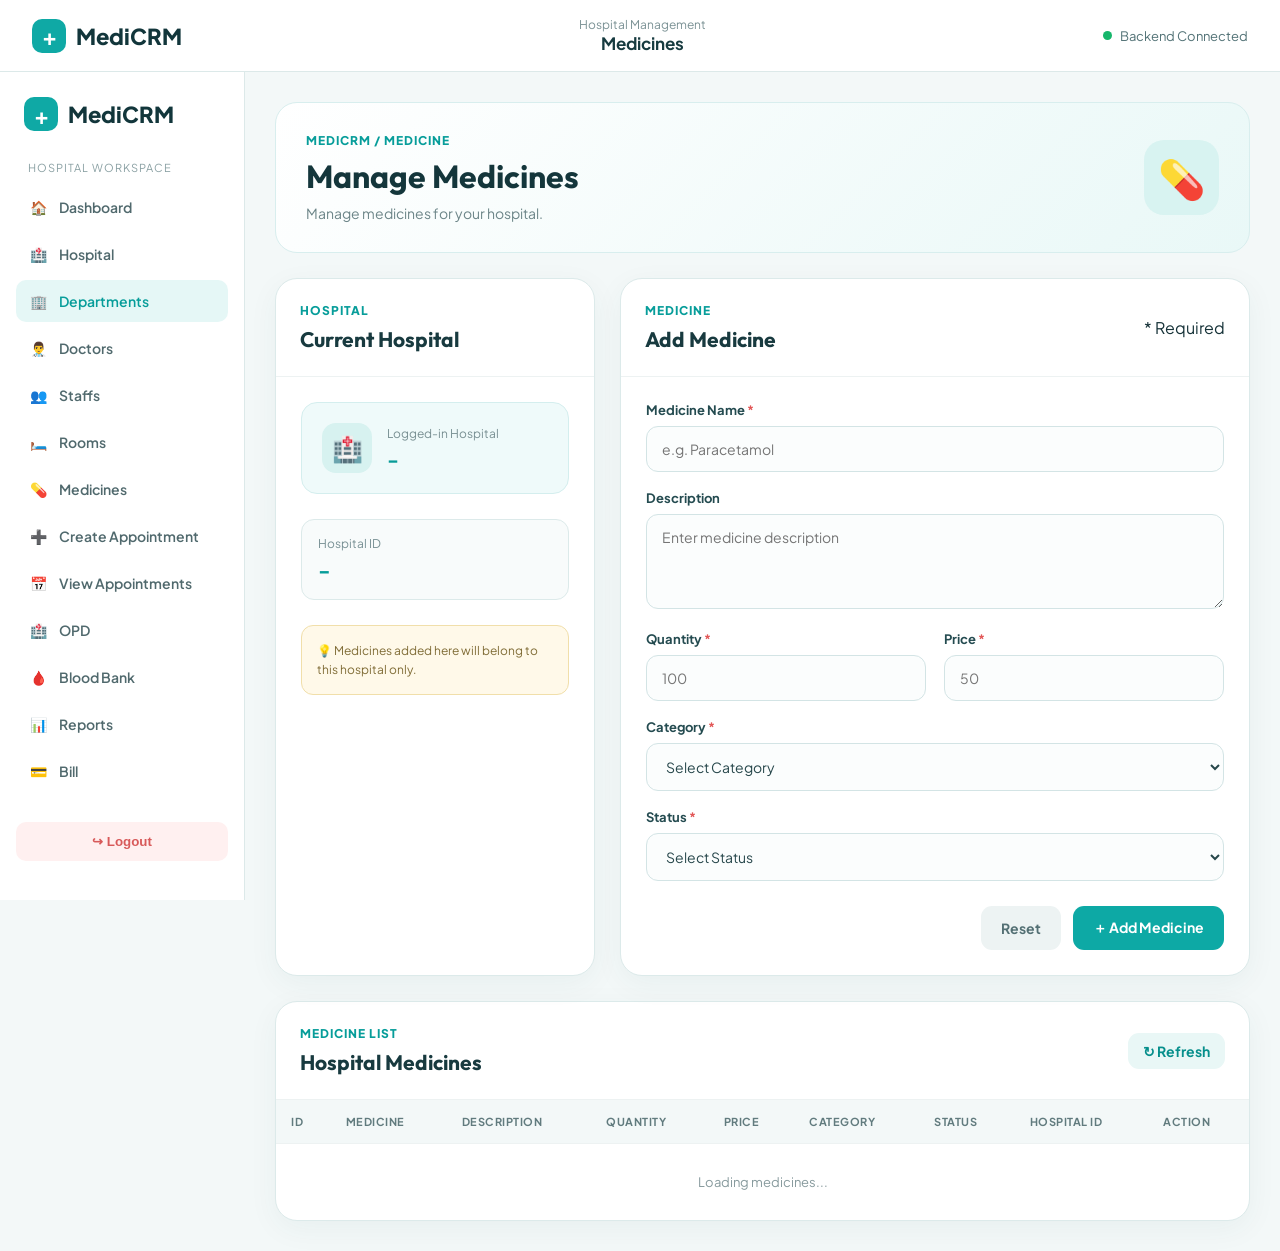
<file: medicines.html>
<!DOCTYPE html>
<html lang="en">

<head>

    <meta charset="UTF-8">

    <meta name="viewport"
          content="width=device-width, initial-scale=1.0">

    <title>MediCRM - Medicines</title>

    <link rel="preconnect"
          href="https://fonts.googleapis.com">

    <link rel="preconnect"
          href="https://fonts.googleapis.com"
          crossorigin>

    <link
        href="https://fonts.googleapis.com/css2?family=Outfit:wght@400;500;600;700;800&family=Plus+Jakarta+Sans:wght@400;500;600;700;800&display=swap"
        rel="stylesheet">

    <link rel="stylesheet"
          href="css/medicines.css">

</head>


<body>


<!-- ================= TOPBAR ================= -->

<header class="topbar">

    <div class="brand">

        <span class="brand-mark">+</span>

        <span>MediCRM</span>

    </div>


    <div class="page-title">

        <span>Hospital Management</span>

        <strong>Medicines</strong>

    </div>


    <div class="status">

        <span></span>

        Backend Connected

    </div>

</header>



<!-- ================= MAIN ================= -->

<main class="container">


    <!-- ================= SIDEBAR ================= -->

    <aside class="sidebar">


        <a class="brand"
           href="dashboard.html">

            <span class="brand-mark">+</span>

            <span>MediCRM</span>

        </a>


        <p class="sidebar-label">
            Hospital Workspace
        </p>


        
        <nav class="side-nav">


            <!-- Dashboard -->

            <a class="nav-link"
               href="dashboard.html">

                <span class="nav-icon">
                    🏠
                </span>

                <span>
                    Dashboard
                </span>

            </a>


            <!-- Hospital -->

            <a class="nav-link"
               href="hospital.html">

                <span class="nav-icon">
                    🏥
                </span>

                <span>
                    Hospital
                </span>

            </a>


            <!-- Departments -->

            <a class="nav-link active"
               href="departments.html">

                <span class="nav-icon">
                    🏢
                </span>

                <span>
                    Departments
                </span>

            </a>


            <!-- Doctors -->

            <a class="nav-link"
               href="doctors.html">

                <span class="nav-icon">
                    👨‍⚕️
                </span>

                <span>
                    Doctors
                </span>

            </a>


            <!-- Staffs -->

            <a class="nav-link"
               href="staffs.html">

                <span class="nav-icon">
                    👥
                </span>

                <span>
                    Staffs
                </span>

            </a>


            <!-- Users -->

         


            <!-- Rooms -->

            <a class="nav-link"
               href="rooms.html">

                <span class="nav-icon">
                    🛏️
                </span>

                <span>
                    Rooms
                </span>

            </a>


            <!-- Medicines -->

            <a class="nav-link"
               href="medicines.html">

                <span class="nav-icon">
                    💊
                </span>

                <span>
                    Medicines
                </span>

            </a>


            <!-- Create Appointment -->

            <a class="nav-link"
               href="create-appointment.html">

                <span class="nav-icon">
                    ➕
                </span>

                <span>
                    Create Appointment
                </span>

            </a>


            <!-- View Appointments -->

            <a class="nav-link"
               href="view-appointments.html">

                <span class="nav-icon">
                    📅
                </span>

                <span>
                    View Appointments
                </span>

            </a>


          


            <!-- OPD -->

            <a class="nav-link"
               href="OPD.html">

                <span class="nav-icon">
                    🏥
                </span>

                <span>
                    OPD
                </span>

            </a>


            <!-- Blood Bank -->

            <a class="nav-link"
               href="BloodBank.html">

                <span class="nav-icon">
                    🩸
                </span>

                <span>
                    Blood Bank
                </span>

            </a>


            <!-- Reports -->

            <a class="nav-link"
               href="Reports.html">

                <span class="nav-icon">
                    📊
                </span>

                <span>
                    Reports
                </span>

            </a>


            <!-- Bill -->

            <a class="nav-link"
               href="Bill.html">

                <span class="nav-icon">
                    💳
                </span>

                <span>
                    Bill
                </span>

            </a>


        </nav>

        <button class="logout-btn"
                id="logoutBtn"
                type="button">

            ↪ Logout

        </button>

    </aside>



    <!-- ================= CONTENT ================= -->

    <section class="content">


        <!-- ================= HERO ================= -->

        <section class="hero">

            <div>

                <p class="eyebrow">
                    MediCRM / Medicine
                </p>

                <h1>
                    Manage Medicines
                </h1>

                <p class="subtitle">
                    Manage medicines for your hospital.
                </p>

            </div>


            <div class="hero-icon">
                💊
            </div>

        </section>



        <!-- ================= LAYOUT ================= -->

        <section class="layout">


            <!-- ================= HOSPITAL INFO ================= -->

            <aside class="panel hospital-panel">


                <div class="panel-head">

                    <div>

                        <p class="eyebrow">
                            Hospital
                        </p>

                        <h2>
                            Current Hospital
                        </h2>

                    </div>

                </div>


                <div class="hospital-card">

                    <div class="hospital-icon">
                        🏥
                    </div>

                    <div>

                        <span>
                            Logged-in Hospital
                        </span>

                        <strong id="hospitalIdText">
                            -
                        </strong>

                    </div>

                </div>


                <div class="info-box">

                    <span>
                        Hospital ID
                    </span>

                    <strong id="hospitalId">
                        -
                    </strong>

                </div>


                <div class="info-message">

                    💡 Medicines added here will belong
                    to this hospital only.

                </div>

            </aside>



            <!-- ================= MEDICINE FORM ================= -->

            <section class="panel form-panel">


                <div class="panel-head">

                    <div>

                        <p class="eyebrow">
                            Medicine
                        </p>

                        <h2>
                            Add Medicine
                        </h2>

                    </div>


                    <span class="required-badge">
                        * Required
                    </span>

                </div>



                <form id="medicineForm">


                    <!-- NAME -->

                    <div class="field">

                        <label for="name">

                            Medicine Name

                            <span>*</span>

                        </label>

                        <input
                            type="text"
                            id="name"
                            placeholder="e.g. Paracetamol"
                            required>

                    </div>



                    <!-- DESCRIPTION -->

                    <div class="field">

                        <label for="description">
                            Description
                        </label>

                        <textarea
                            id="description"
                            placeholder="Enter medicine description"></textarea>

                    </div>



                    <!-- QUANTITY + PRICE -->

                    <div class="two-column">


                        <div class="field">

                            <label for="quantity">

                                Quantity

                                <span>*</span>

                            </label>

                            <input
                                type="number"
                                id="quantity"
                                min="0"
                                placeholder="100"
                                required>

                        </div>



                        <div class="field">

                            <label for="price">

                                Price

                                <span>*</span>

                            </label>

                            <input
                                type="number"
                                id="price"
                                min="0"
                                placeholder="50"
                                required>

                        </div>


                    </div>



                    <!-- CATEGORY -->

                    <div class="field">

                        <label for="category">

                            Category

                            <span>*</span>

                        </label>

                        <select id="category"
                                required>

                            <option value="">
                                Select Category
                            </option>

                            <option value="Tablet">
                                Tablet
                            </option>

                            <option value="Capsule">
                                Capsule
                            </option>

                            <option value="Syrup">
                                Syrup
                            </option>

                            <option value="Injection">
                                Injection
                            </option>

                            <option value="Ointment">
                                Ointment
                            </option>

                            <option value="Drops">
                                Drops
                            </option>

                            <option value="Other">
                                Other
                            </option>

                        </select>

                    </div>



                    <!-- STATUS -->

                    <div class="field">

                        <label for="status">

                            Status

                            <span>*</span>

                        </label>

                        <select id="status"
                                required>

                            <option value="">
                                Select Status
                            </option>

                            <option value="ACTIVE">
                                ACTIVE
                            </option>

                            <option value="INACTIVE">
                                INACTIVE
                            </option>

                        </select>

                    </div>



                    <!-- BUTTONS -->

                    <div class="actions">

                        <button
                            type="button"
                            id="resetBtn"
                            class="btn secondary">

                            Reset

                        </button>


                        <button
                            type="submit"
                            class="btn primary">

                            ＋ Add Medicine

                        </button>

                    </div>

                </form>

            </section>

        </section>



        <!-- ================= MEDICINE TABLE ================= -->

        <section class="panel medicine-panel">


            <div class="panel-head">

                <div>

                    <p class="eyebrow">
                        Medicine List
                    </p>

                    <h2>
                        Hospital Medicines
                    </h2>

                </div>


                <button
                    id="refreshBtn"
                    class="btn small"
                    type="button">

                    ↻ Refresh

                </button>

            </div>



            <div class="table-wrap">

                <table>

                    <thead>

                        <tr>

                            <th>ID</th>

                            <th>Medicine</th>

                            <th>Description</th>

                            <th>Quantity</th>

                            <th>Price</th>

                            <th>Category</th>

                            <th>Status</th>

                            <th>Hospital ID</th>

                            <th>Action</th>

                        </tr>

                    </thead>


                    <tbody id="medicineTable">

                        <tr>

                            <td colspan="9"
                                class="empty">

                                Loading medicines...

                            </td>

                        </tr>

                    </tbody>

                </table>

            </div>

        </section>


    </section>

</main>



<script src="js/medicines.js"></script>

</body>

</html>
</file>
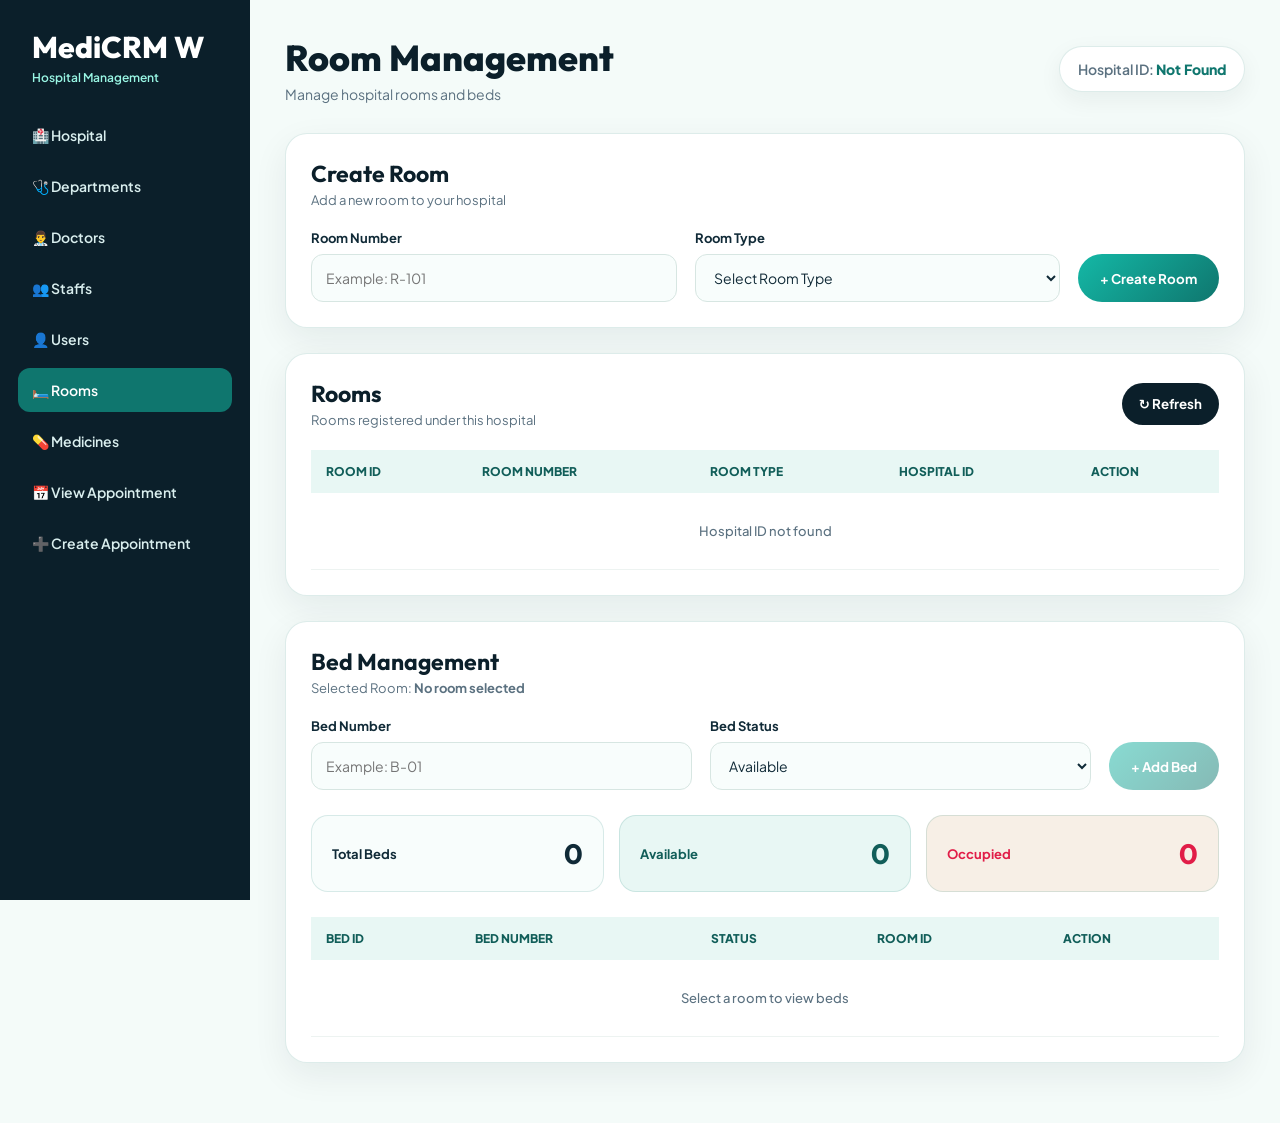
<file: rooms.html>
<!DOCTYPE html>
<html lang="en">

<head>
    <meta charset="UTF-8">
    <meta name="viewport" content="width=device-width, initial-scale=1.0">

    <title>MediCRM - Rooms</title>

    <link rel="preconnect" href="https://fonts.googleapis.com">
    <link rel="preconnect" href="https://fonts.gstatic.com" crossorigin>

    <link
        href="https://fonts.googleapis.com/css2?family=Outfit:wght@400;500;600;700;800&family=Plus+Jakarta+Sans:wght@400;500;600;700;800&display=swap"
        rel="stylesheet">

    <link rel="stylesheet" href="css/rooms.css">
</head>

<body>

    <!-- SIDEBAR -->
    <aside class="sidebar">

        <div class="logo">
            MediCRM W
        </div>

        <div class="hospital-title">
            Hospital Management
        </div>

        <nav>

            <a href="hospital.html">
                🏥 Hospital
            </a>

            <a href="departments.html">
                🩺 Departments
            </a>

            <a href="doctors.html">
                👨‍⚕️ Doctors
            </a>

            <a href="staff.html">
                👥 Staffs
            </a>

            <a href="users.html">
                👤 Users
            </a>

            <a href="room.html" class="active">
                🛏️ Rooms
            </a>

            <a href="medicines.html">
                💊 Medicines
            </a>

            <a href="appointments.html">
                📅 View Appointment
            </a>

            <a href="create-appointment.html">
                ➕ Create Appointment
            </a>

        </nav>

    </aside>


    <!-- MAIN CONTENT -->
    <main class="main-content">

        <!-- HEADER -->
        <header class="top-header">

            <div>
                <h1>Room Management</h1>
                <p>Manage hospital rooms and beds</p>
            </div>

            <div class="hospital-badge">
                Hospital ID:
                <span id="hospitalIdDisplay">Loading...</span>
            </div>

        </header>


        <!-- CREATE ROOM -->
        <section class="card">

            <div class="card-header">
                <div>
                    <h2>Create Room</h2>
                    <p>Add a new room to your hospital</p>
                </div>
            </div>


            <form id="roomForm" class="form-grid">

                <div class="form-group">

                    <label for="roomNumber">
                        Room Number
                    </label>

                    <input
                        type="text"
                        id="roomNumber"
                        placeholder="Example: R-101"
                        required
                    >

                </div>


                <div class="form-group">

                    <label for="roomType">
                        Room Type
                    </label>

                    <select id="roomType" required>

                        <option value="">
                            Select Room Type
                        </option>

                        <option value="GENERAL">
                            General
                        </option>

                        <option value="PRIVATE">
                            Private
                        </option>

                        <option value="SEMI_PRIVATE">
                            Semi Private
                        </option>

                        <option value="ICU">
                            ICU
                        </option>

                        <option value="EMERGENCY">
                            Emergency
                        </option>

                        <option value="OPERATION">
                            Operation
                        </option>

                    </select>

                </div>


                <div class="form-button">

                    <button type="submit" class="btn-primary">
                        + Create Room
                    </button>

                </div>

            </form>

        </section>


        <!-- ROOM LIST -->
        <section class="card">

            <div class="card-header">

                <div>
                    <h2>Rooms</h2>
                    <p>Rooms registered under this hospital</p>
                </div>

                <button
                    type="button"
                    class="btn-secondary"
                    id="refreshRoomsBtn">
                    ↻ Refresh
                </button>

            </div>


            <div class="table-container">

                <table>

                    <thead>

                        <tr>
                            <th>Room ID</th>
                            <th>Room Number</th>
                            <th>Room Type</th>
                            <th>Hospital ID</th>
                            <th>Action</th>
                        </tr>

                    </thead>

                    <tbody id="roomTable">

                        <tr>
                            <td colspan="5" class="loading">
                                Loading rooms...
                            </td>
                        </tr>

                    </tbody>

                </table>

            </div>

        </section>


        <!-- BED MANAGEMENT -->
        <section class="card" id="bedSection">

            <div class="card-header">

                <div>
                    <h2>
                        Bed Management
                    </h2>

                    <p>
                        Selected Room:
                        <strong id="selectedRoomText">
                            No room selected
                        </strong>
                    </p>
                </div>

            </div>


            <!-- ADD BED -->
            <form id="bedForm" class="form-grid">

                <div class="form-group">

                    <label for="bedNumber">
                        Bed Number
                    </label>

                    <input
                        type="text"
                        id="bedNumber"
                        placeholder="Example: B-01"
                        required
                    >

                </div>


                <div class="form-group">

                    <label for="bedStatus">
                        Bed Status
                    </label>

                    <select id="bedStatus" required>

                        <option value="AVAILABLE">
                            Available
                        </option>

                        <option value="OCCUPIED">
                            Occupied
                        </option>

                    </select>

                </div>


                <div class="form-button">

                    <button
                        type="submit"
                        class="btn-primary"
                        id="addBedBtn"
                        disabled>
                        + Add Bed
                    </button>

                </div>

            </form>


            <!-- BED SUMMARY -->
            <div class="summary-grid">

                <div class="summary-box total">
                    <span>Total Beds</span>
                    <strong id="totalBeds">0</strong>
                </div>

                <div class="summary-box available">
                    <span>Available</span>
                    <strong id="availableBeds">0</strong>
                </div>

                <div class="summary-box occupied">
                    <span>Occupied</span>
                    <strong id="occupiedBeds">0</strong>
                </div>

            </div>


            <!-- BED TABLE -->
            <div class="table-container">

                <table>

                    <thead>

                        <tr>
                            <th>Bed ID</th>
                            <th>Bed Number</th>
                            <th>Status</th>
                            <th>Room ID</th>
                            <th>Action</th>
                        </tr>

                    </thead>

                    <tbody id="bedTable">

                        <tr>
                            <td colspan="5" class="empty">
                                Select a room to view beds
                            </td>
                        </tr>

                    </tbody>

                </table>

            </div>

        </section>

    </main>


    <script src="js/rooms.js"></script>

</body>

</html>
</file>
<file: css/dashboard.css>
* {
  box-sizing: border-box;
}

:root {
  --teal: #0f766e;
  --teal-dark: #115e59;
  --mint: #14b8a6;
  --navy: #0b1f2a;
  --ink: #102a37;
  --paper: #f4fbf9;
  --white: #ffffff;
  --muted: #637983;
  --line: #e2eeee;
  --soft: #eef8f6;
}

body {
  margin: 0;
  background: var(--paper);
  color: var(--ink);
  font-family: "Plus Jakarta Sans", Arial, sans-serif;
}

a {
  text-decoration: none;
}

button {
  font-family: inherit;
}


/* ================= SIDEBAR ================= */

.sidebar {
  position: fixed;
  left: 0;
  top: 0;

  width: 260px;
  height: 100vh;

  padding: 24px 17px;

  background: var(--navy);

  display: flex;
  flex-direction: column;

  z-index: 1000;
}

.brand {
  display: flex;
  align-items: center;

  gap: 10px;

  color: white;

  font-family: "Outfit", sans-serif;
  font-size: 25px;
  font-weight: 800;

  padding: 4px 10px 27px;
}

.brand-mark {
  width: 39px;
  height: 39px;

  display: grid;
  place-items: center;

  border-radius: 12px;

  background: var(--mint);

  font-size: 25px;
}

.sidebar-label {
  margin: 0 11px 11px;

  color: #91a8b3;

  font-size: 10px;
  font-weight: 800;

  letter-spacing: 1.2px;
  text-transform: uppercase;
}

.side-nav {
  display: flex;
  flex-direction: column;

  gap: 5px;

  overflow-y: auto;
}

.nav-link {
  display: flex;
  align-items: center;

  gap: 12px;

  padding: 12px 13px;

  border-radius: 11px;

  color: #b9cbd2;

  font-size: 13px;
  font-weight: 700;

  transition: .2s;
}

.nav-link:hover {
  background: rgba(20, 184, 166, .12);
  color: white;
}

.nav-link.active {
  background: var(--teal);
  color: white;
  box-shadow: 0 7px 18px rgba(15, 118, 110, .25);
}

.nav-icon {
  width: 25px;
  text-align: center;
  font-size: 17px;
}

.nav-divider {
  height: 1px;
  margin: 9px 10px;

  background: rgba(255,255,255,.1);
}

.logout-btn {
  margin-top: auto;

  padding: 12px;

  border: 1px solid rgba(255,255,255,.13);
  border-radius: 11px;

  background: transparent;

  color: #d8e4e8;

  font-size: 13px;
  font-weight: 700;

  cursor: pointer;

  transition: .2s;
}

.logout-btn:hover {
  background: rgba(255,255,255,.08);
}


/* ================= MAIN ================= */

.dash-main {
  margin-left: 260px;

  min-height: 100vh;
}


/* ================= TOP ================= */

.dash-top {
  min-height: 94px;

  padding: 20px 32px;

  background: white;

  border-bottom: 1px solid var(--line);

  display: flex;
  align-items: center;
  justify-content: space-between;
}

.eyebrow {
  margin: 0 0 4px;

  color: var(--teal);

  font-size: 10px;
  font-weight: 800;

  letter-spacing: 1.2px;
  text-transform: uppercase;
}

.dash-top h1 {
  margin: 0;

  font-family: "Outfit", sans-serif;

  font-size: 28px;
  font-weight: 800;
}

.top-actions {
  display: flex;
  align-items: center;
  gap: 14px;
}

.date-text {
  color: var(--muted);
  font-size: 12px;
}

.network-btn {
  padding: 11px 16px;

  border-radius: 10px;

  background: var(--soft);

  color: var(--teal);

  font-size: 12px;
  font-weight: 800;
}


/* ================= CONTENT ================= */

.dashboard-content {
  padding: 30px 32px;
}

.welcome-section {
  display: flex;
  align-items: center;
  justify-content: space-between;

  margin-bottom: 25px;
}

.small-label {
  margin: 0 0 5px;

  color: var(--teal);

  font-size: 11px;
  font-weight: 800;

  text-transform: uppercase;
  letter-spacing: 1px;
}

.welcome-section h2 {
  margin: 0 0 7px;

  font-family: "Outfit", sans-serif;

  font-size: 27px;
}

.welcome-text {
  max-width: 650px;

  margin: 0;

  color: var(--muted);

  font-size: 13px;
  line-height: 1.6;
}

.primary-btn {
  padding: 13px 18px;

  border-radius: 11px;

  background: var(--teal);

  color: white;

  font-size: 12px;
  font-weight: 800;

  box-shadow: 0 8px 20px rgba(15,118,110,.2);

  transition: .2s;
}

.primary-btn:hover {
  background: var(--teal-dark);
  transform: translateY(-1px);
}


/* ================= STATS ================= */

.stats-grid {
  display: grid;

  grid-template-columns: repeat(4, 1fr);

  gap: 16px;

  margin-bottom: 22px;
}

.stat-card {
  padding: 19px;

  background: white;

  border: 1px solid var(--line);

  border-radius: 17px;

  box-shadow: 0 8px 25px rgba(11,31,42,.045);
}

.stat-top {
  display: flex;
  align-items: center;
  justify-content: space-between;
}

.stat-icon {
  width: 42px;
  height: 42px;

  display: grid;
  place-items: center;

  border-radius: 12px;

  background: var(--soft);

  font-size: 20px;
}

.stat-badge {
  padding: 5px 8px;

  border-radius: 20px;

  background: #f4f8f8;

  color: #71848c;

  font-size: 9px;
  font-weight: 800;
}

.stat-card h3 {
  margin: 17px 0 3px;

  font-family: "Outfit", sans-serif;

  font-size: 29px;
}

.stat-card p {
  margin: 0;

  color: var(--muted);

  font-size: 11px;
}


/* ================= BOTTOM PANELS ================= */

.dashboard-grid {
  display: grid;

  grid-template-columns: 1.15fr .85fr;

  gap: 18px;
}

.panel {
  padding: 22px;

  background: white;

  border: 1px solid var(--line);

  border-radius: 18px;

  box-shadow: 0 8px 25px rgba(11,31,42,.045);
}

.panel-header {
  display: flex;
  align-items: center;
  justify-content: space-between;

  margin-bottom: 18px;
}

.panel-label {
  margin: 0 0 3px;

  color: var(--teal);

  font-size: 10px;
  font-weight: 800;

  text-transform: uppercase;
  letter-spacing: 1px;
}

.panel h3 {
  margin: 0;

  font-family: "Outfit", sans-serif;

  font-size: 20px;
}

.view-link {
  color: var(--teal);

  font-size: 11px;
  font-weight: 800;
}


/* ================= QUICK ACTIONS ================= */

.quick-actions {
  display: grid;

  grid-template-columns: repeat(2, 1fr);

  gap: 10px;
}

.quick-card {
  padding: 15px;

  border: 1px solid #e8eeee;

  border-radius: 13px;

  background: #fbfefe;

  transition: .2s;
}

.quick-card:hover {
  border-color: #b9dfda;
  transform: translateY(-2px);
}

.quick-card span {
  display: block;

  margin-bottom: 10px;

  font-size: 21px;
}

.quick-card strong {
  display: block;

  color: var(--ink);

  font-size: 12px;
}

.quick-card small {
  display: block;

  margin-top: 4px;

  color: var(--muted);

  font-size: 10px;
}


/* ================= APPOINTMENTS ================= */

.appointment-actions {
  display: flex;
  flex-direction: column;

  gap: 11px;
}

.appointment-action {
  display: flex;
  align-items: center;

  gap: 13px;

  padding: 16px;

  border: 1px solid #e4eeee;

  border-radius: 13px;

  color: var(--ink);

  transition: .2s;
}

.appointment-action:hover {
  border-color: #b9dfda;
  transform: translateX(2px);
}

.appointment-action.primary-action {
  background: var(--soft);
  border-color: #d0ece8;
}

.action-icon {
  width: 39px;
  height: 39px;

  display: grid;
  place-items: center;

  border-radius: 10px;

  background: white;

  font-size: 18px;
}

.appointment-action strong {
  display: block;

  font-size: 12px;
}

.appointment-action small {
  display: block;

  margin-top: 4px;

  color: var(--muted);

  font-size: 10px;
}


/* ================= FOOTER ================= */

.dashboard-footer {
  display: flex;
  justify-content: space-between;

  padding: 25px 3px 5px;

  color: #81929a;

  font-size: 10px;
}


/* ================= MOBILE ================= */

.sidebar-toggle {
  display: none;

  position: fixed;

  left: 13px;
  top: 13px;

  width: 42px;
  height: 42px;

  z-index: 1100;

  border: 0;
  border-radius: 10px;

  background: var(--teal);

  color: white;

  font-size: 20px;

  cursor: pointer;
}

@media (max-width: 1100px) {

  .stats-grid {
    grid-template-columns: repeat(2, 1fr);
  }

  .dashboard-grid {
    grid-template-columns: 1fr;
  }
}

@media (max-width: 768px) {

  .sidebar {
    transform: translateX(-100%);
    transition: .25s;
  }

  .sidebar.open {
    transform: translateX(0);
  }

  .sidebar-toggle {
    display: block;
  }

  .dash-main {
    margin-left: 0;
  }

  .dash-top {
    padding: 20px 20px 20px 68px;
  }

  .date-text {
    display: none;
  }

  .dashboard-content {
    padding: 22px 18px;
  }

  .welcome-section {
    align-items: flex-start;
    flex-direction: column;
    gap: 18px;
  }
}

@media (max-width: 520px) {

  .stats-grid {
    grid-template-columns: 1fr;
  }

  .quick-actions {
    grid-template-columns: 1fr;
  }

  .network-btn {
    display: none;
  }

  .dash-top h1 {
    font-size: 23px;
  }

  .welcome-section h2 {
    font-size: 24px;
  }

  .dashboard-footer {
    flex-direction: column;
    gap: 5px;
  }
}
</file>
<file: css/style.css>
:root {
  --teal: #0f766e;
  --teal-deep: #115e59;
  --mint: #99f6e4;
  --navy: #0b1f2a;
  --ink: #102a37;
  --paper: #f4fbf9;
  --white: #ffffff;
  --sand: #f7efe6;
  --coral: #e11d48;
  --gold: #f59e0b;
  --muted: #5b7180;
  --line: rgba(15, 118, 110, 0.14);
  --shadow: 0 24px 60px rgba(11, 31, 42, 0.18);
  --radius: 22px;
}

* {
  box-sizing: border-box;
  margin: 0;
  padding: 0;
}

html {
  scroll-behavior: smooth;
}

body {
  font-family: "Plus Jakarta Sans", system-ui, sans-serif;
  color: var(--ink);
  background: var(--paper);
  line-height: 1.6;
  overflow-x: hidden;
}

h1, h2, h3, .brand, .eyebrow {
  font-family: "Outfit", system-ui, sans-serif;
}

img {
  max-width: 100%;
  display: block;
}

a {
  color: inherit;
  text-decoration: none;
}

.container {
  width: min(1120px, calc(100% - 40px));
  margin: 0 auto;
}

.nav {
  position: sticky;
  top: 0;
  z-index: 40;
  display: flex;
  align-items: center;
  justify-content: space-between;
  gap: 20px;
  padding: 16px 28px;
  background: rgba(244, 251, 249, 0.82);
  backdrop-filter: blur(16px);
  border-bottom: 1px solid transparent;
}

.nav.scrolled {
  border-bottom-color: var(--line);
  box-shadow: 0 10px 30px rgba(11, 31, 42, 0.06);
}

.brand {
  display: flex;
  align-items: center;
  gap: 10px;
  font-weight: 800;
  font-size: 1.25rem;
  letter-spacing: -0.03em;
}

.brand-mark {
  width: 34px;
  height: 34px;
  display: grid;
  place-items: center;
  border-radius: 10px;
  background: linear-gradient(145deg, #14b8a6, #0f766e);
  color: white;
  font-size: 1.3rem;
}

.nav-links {
  display: flex;
  gap: 22px;
  color: var(--muted);
  font-weight: 600;
  font-size: 0.95rem;
}

.nav-links a:hover {
  color: var(--teal);
}

.nav-actions {
  display: flex;
  align-items: center;
  gap: 10px;
}

.btn {
  border: 0;
  cursor: pointer;
  font: inherit;
  font-weight: 700;
  border-radius: 999px;
  padding: 10px 18px;
  display: inline-flex;
  align-items: center;
  justify-content: center;
  transition: transform 0.2s ease, box-shadow 0.2s ease, background 0.2s ease;
}

.btn:hover {
  transform: translateY(-1px);
}

.btn.primary {
  background: linear-gradient(135deg, #14b8a6, #0f766e);
  color: white;
  box-shadow: 0 10px 24px rgba(15, 118, 110, 0.28);
}

.btn.secondary {
  background: var(--navy);
  color: white;
}

.btn.ghost {
  background: transparent;
  color: var(--ink);
}

.btn.glass {
  background: rgba(255, 255, 255, 0.16);
  color: white;
  border: 1px solid rgba(255, 255, 255, 0.28);
}

.btn.lg {
  padding: 14px 22px;
}

.btn.full {
  width: 100%;
}

.menu-btn {
  display: none;
  width: 42px;
  height: 42px;
  border: 0;
  background: white;
  border-radius: 12px;
  flex-direction: column;
  justify-content: center;
  gap: 5px;
  padding: 10px;
  cursor: pointer;
}

.menu-btn span {
  height: 2px;
  background: var(--navy);
  display: block;
}

.hero {
  position: relative;
  min-height: 92vh;
  display: grid;
  align-items: center;
  color: white;
  overflow: hidden;
}

.hero-bg {
  position: absolute;
  inset: 0;
}

.hero-bg img {
  width: 100%;
  height: 100%;
  object-fit: cover;
}

.hero-overlay {
  position: absolute;
  inset: 0;
  background:
    linear-gradient(90deg, rgba(11, 31, 42, 0.88) 0%, rgba(11, 31, 42, 0.55) 52%, rgba(15, 118, 110, 0.35) 100%);
}

.hero-grid {
  position: relative;
  z-index: 1;
  display: grid;
  grid-template-columns: 1.15fr 0.85fr;
  gap: 48px;
  padding: 90px 0 80px;
  align-items: center;
}

.eyebrow {
  text-transform: uppercase;
  letter-spacing: 0.16em;
  font-size: 0.78rem;
  font-weight: 700;
  color: var(--mint);
  margin-bottom: 12px;
}

.split-copy .eyebrow,
.section-head .eyebrow,
.register-grid .eyebrow {
  color: var(--teal);
}

h1 {
  font-size: clamp(2.4rem, 5vw, 4.3rem);
  line-height: 1.05;
  letter-spacing: -0.04em;
  margin-bottom: 18px;
}

h2 {
  font-size: clamp(1.8rem, 3.4vw, 2.7rem);
  letter-spacing: -0.04em;
  line-height: 1.15;
  margin-bottom: 14px;
}

.lead {
  font-size: 1.08rem;
  max-width: 560px;
  color: rgba(255, 255, 255, 0.86);
}

.lead.muted {
  color: var(--muted);
}

.hero-cta {
  display: flex;
  gap: 12px;
  flex-wrap: wrap;
  margin: 28px 0 26px;
}

.trust-row {
  display: flex;
  align-items: center;
  gap: 14px;
  color: rgba(255, 255, 255, 0.82);
  font-size: 0.95rem;
}

.avatars {
  display: flex;
}

.avatars img {
  width: 38px;
  height: 38px;
  border-radius: 50%;
  object-fit: cover;
  border: 2px solid #0b1f2a;
  margin-left: -10px;
}

.avatars img:first-child {
  margin-left: 0;
}

.glass-panel {
  background: rgba(255, 255, 255, 0.12);
  border: 1px solid rgba(255, 255, 255, 0.22);
  backdrop-filter: blur(18px);
  border-radius: var(--radius);
  padding: 24px;
  box-shadow: var(--shadow);
}

.panel-top {
  display: flex;
  align-items: center;
  gap: 8px;
  font-size: 0.85rem;
  margin-bottom: 12px;
}

.dot {
  width: 8px;
  height: 8px;
  border-radius: 50%;
  background: #22c55e;
  box-shadow: 0 0 0 6px rgba(34, 197, 94, 0.18);
}

.glass-panel h3 {
  font-size: 1.25rem;
  margin-bottom: 8px;
}

.glass-panel p {
  color: rgba(255, 255, 255, 0.78);
  margin-bottom: 16px;
}

.match {
  display: flex;
  gap: 12px;
  align-items: center;
  background: rgba(11, 31, 42, 0.35);
  border-radius: 16px;
  padding: 10px;
  margin-bottom: 16px;
}

.match img {
  width: 64px;
  height: 64px;
  object-fit: cover;
  border-radius: 12px;
}

.match span {
  display: block;
  font-size: 0.85rem;
  color: var(--mint);
}

.logos {
  background: var(--navy);
  color: rgba(255, 255, 255, 0.55);
  padding: 22px 0;
}

.logos-row {
  display: flex;
  justify-content: space-between;
  gap: 20px;
  flex-wrap: wrap;
  font-size: 0.9rem;
}

.logos strong {
  color: white;
  font-weight: 600;
}

.section,
.split,
.stats,
#home {
  scroll-margin-top: 84px;
}

.section {
  padding: 92px 0;
}

.section.tint {
  background: linear-gradient(180deg, #e8f7f4, #f4fbf9);
}

.section-head {
  max-width: 760px;
  margin-bottom: 42px;
}

.section-head p {
  color: var(--muted);
}

.steps {
  display: grid;
  grid-template-columns: repeat(3, 1fr);
  gap: 18px;
  margin-bottom: 28px;
}

.step, .feature {
  background: white;
  border: 1px solid var(--line);
  border-radius: var(--radius);
  padding: 24px;
  box-shadow: 0 10px 30px rgba(15, 118, 110, 0.05);
}

.step-num {
  display: inline-block;
  color: var(--teal);
  font-weight: 800;
  margin-bottom: 10px;
}

.how-visual {
  position: relative;
  border-radius: 28px;
  overflow: hidden;
  min-height: 380px;
}

.how-visual img {
  width: 100%;
  height: 420px;
  object-fit: cover;
}

.how-caption {
  position: absolute;
  left: 24px;
  right: 24px;
  bottom: 24px;
  background: rgba(11, 31, 42, 0.78);
  color: white;
  padding: 22px;
  border-radius: 18px;
}

.feature-grid {
  display: grid;
  grid-template-columns: repeat(4, 1fr);
  gap: 16px;
}

.icon {
  font-size: 1.5rem;
  margin-bottom: 10px;
}

.feature h3, .step h3 {
  margin-bottom: 8px;
}

.feature p, .step p {
  color: var(--muted);
}

.split {
  display: grid;
  grid-template-columns: 1fr 1fr;
  min-height: 560px;
}

.split.reverse {
  direction: rtl;
}

.split.reverse > * {
  direction: ltr;
}

.split-media img {
  width: 100%;
  height: 100%;
  object-fit: cover;
  min-height: 560px;
}

.split-copy {
  display: grid;
  align-content: center;
  padding: 64px 56px;
  background: white;
}

.checklist {
  list-style: none;
  margin: 18px 0 26px;
}

.checklist li {
  padding: 8px 0 8px 28px;
  position: relative;
}

.checklist li::before {
  content: "";
  width: 16px;
  height: 16px;
  border-radius: 50%;
  background: #ccfbf1;
  border: 4px solid var(--teal);
  position: absolute;
  left: 0;
  top: 12px;
}

.stats {
  background:
    linear-gradient(120deg, rgba(11, 31, 42, 0.82), rgba(15, 118, 110, 0.75)),
    url("https://images.unsplash.com/photo-1504813184591-01572f98c85f?auto=format&fit=crop&w=1800&q=80") center/cover;
  color: white;
  padding: 72px 0;
}

.stats-grid {
  display: grid;
  grid-template-columns: repeat(4, 1fr);
  text-align: center;
  gap: 20px;
}

.stats strong {
  display: block;
  font-size: 2.6rem;
  font-family: Outfit, sans-serif;
  letter-spacing: -0.04em;
}

.register-grid {
  display: grid;
  grid-template-columns: 1fr 1fr;
  gap: 48px;
  align-items: start;
}

.mini-cards {
  display: grid;
  grid-template-columns: 1fr 1fr;
  gap: 14px;
  margin-top: 24px;
}

.mini-cards div {
  background: white;
  border: 1px solid var(--line);
  border-radius: 16px;
  padding: 16px;
}

.mini-cards span {
  display: block;
  color: var(--muted);
  font-size: 0.9rem;
}

.register-form {
  background: white;
  border-radius: 28px;
  padding: 28px;
  border: 1px solid var(--line);
  box-shadow: var(--shadow);
  display: grid;
  gap: 12px;
}

.register-form h3 {
  margin-bottom: 6px;
}

label {
  display: grid;
  gap: 6px;
  font-size: 0.88rem;
  font-weight: 700;
}

input {
  font: inherit;
  font-weight: 500;
  padding: 12px 14px;
  border-radius: 12px;
  border: 1px solid #d7e6e2;
  background: #f8fdfc;
}

input:focus {
  outline: 2px solid var(--mint);
  border-color: var(--teal);
}

.row {
  display: grid;
  grid-template-columns: 1fr 1fr;
  gap: 12px;
}

.form-note {
  color: var(--muted);
  font-size: 0.82rem;
  text-align: center;
}

.footer {
  background: var(--navy);
  color: rgba(255, 255, 255, 0.75);
  padding: 56px 0 24px;
}

.footer-grid {
  display: grid;
  grid-template-columns: 1.4fr 1fr 1fr 1fr;
  gap: 24px;
  margin-bottom: 28px;
}

.footer .brand {
  color: white;
  margin-bottom: 10px;
}

.footer a, .footer p {
  display: block;
  margin: 6px 0;
}

.footer h4 {
  color: white;
  margin-bottom: 8px;
}

.copyright {
  text-align: center;
  font-size: 0.85rem;
  opacity: 0.7;
}

.modal {
  position: fixed;
  inset: 0;
  background: rgba(11, 31, 42, 0.55);
  display: grid;
  place-items: center;
  z-index: 60;
  padding: 20px;
  overflow: auto;
}

.modal[hidden] {
  display: none;
}

.toast-card {
  width: min(420px, calc(100% - 32px));
  background: white;
  border-radius: 20px;
  padding: 24px;
  display: grid;
  gap: 10px;
}

.popup-card {
  width: min(720px, 100%);
  background: white;
  border-radius: 24px;
  padding: 22px;
  box-shadow: var(--shadow);
  max-height: 90vh;
  overflow: auto;
}

.popup-card.slim {
  width: min(440px, 100%);
}

.popup-head {
  display: flex;
  justify-content: space-between;
  align-items: flex-start;
  gap: 12px;
  margin-bottom: 14px;
}

.popup-head h3 {
  font-size: 1.45rem;
}

.icon-btn {
  width: 40px;
  height: 40px;
  border: 0;
  border-radius: 12px;
  background: #eef7f5;
  font-size: 1.4rem;
  cursor: pointer;
  color: var(--navy);
}

.popup-form {
  display: grid;
  gap: 12px;
}

.row.three {
  grid-template-columns: 1fr 1fr 1fr;
}

.register-cta {
  text-align: center;
}

.register-cta .lead {
  margin: 0 auto 22px;
}

.register-cta .hero-cta {
  justify-content: center;
}

.linkish {
  background: none;
  border: 0;
  color: inherit;
  font: inherit;
  cursor: pointer;
  display: block;
  margin: 6px 0;
  text-align: left;
  padding: 0;
}

.show-page {
  background: linear-gradient(180deg, #e8f7f4, #f4fbf9 30%);
}

.hospital-grid {
  display: grid;
  grid-template-columns: repeat(3, 1fr);
  gap: 20px;
}

.hospital-card {
  background: white;
  border-radius: 24px;
  overflow: hidden;
  border: 1px solid var(--line);
  box-shadow: 0 14px 30px rgba(15, 118, 110, 0.08);
  display: flex;
  flex-direction: column;
}

.card-media {
  position: relative;
  height: 210px;
  overflow: hidden;
}

.card-media img {
  width: 100%;
  height: 100%;
  object-fit: cover;
  transition: transform 0.4s ease;
}

.hospital-card:hover .card-media img {
  transform: scale(1.08);
}

.card-hover {
  position: absolute;
  inset: 0;
  background: linear-gradient(180deg, rgba(11, 31, 42, 0.2), rgba(11, 31, 42, 0.92));
  color: white;
  padding: 18px;
  display: grid;
  align-content: end;
  opacity: 0;
  transform: translateY(12px);
  transition: opacity 0.25s ease, transform 0.25s ease;
}

.hospital-card:hover .card-hover {
  opacity: 1;
  transform: none;
}

.card-hover p {
  font-weight: 800;
  margin-bottom: 6px;
}

.card-hover ul {
  list-style: none;
  font-size: 0.9rem;
  margin-bottom: 8px;
}

.card-hover li::before {
  content: "• ";
  color: var(--mint);
}

.card-hover small {
  color: var(--mint);
}

.card-body {
  padding: 16px;
  display: grid;
  gap: 6px;
}

.card-body h3 {
  font-size: 1.15rem;
}

.card-body p {
  color: var(--muted);
  font-size: 0.92rem;
}

.card-meta {
  font-size: 0.82rem !important;
}

.empty-card {
  grid-column: 1 / -1;
  background: white;
  border-radius: 24px;
  padding: 40px;
  text-align: center;
  border: 1px dashed var(--teal);
}

.empty-card p {
  color: var(--muted);
  margin: 8px 0 18px;
}

.login-hospital {
  font-weight: 800;
  color: var(--teal);
}

@media (max-width: 960px) {
  .hospital-grid,
  .row.three {
    grid-template-columns: 1fr;
  }
}

.reveal {
  opacity: 0;
  transform: translateY(18px);
  animation: rise 0.8s ease forwards;
}

.delay { animation-delay: 0.15s; }
.delay-2 { animation-delay: 0.3s; }

@keyframes rise {
  to {
    opacity: 1;
    transform: none;
  }
}

@media (max-width: 960px) {
  .hero-grid,
  .steps,
  .feature-grid,
  .split,
  .stats-grid,
  .register-grid,
  .footer-grid {
    grid-template-columns: 1fr;
  }

  .split.reverse {
    direction: ltr;
  }

  .split-media img,
  .how-visual img {
    min-height: 280px;
    height: 320px;
  }

  .nav-links {
    position: absolute;
    top: 72px;
    left: 16px;
    right: 16px;
    background: white;
    border-radius: 16px;
    flex-direction: column;
    padding: 16px;
    display: none;
    box-shadow: var(--shadow);
  }

  .nav-links.open {
    display: flex;
  }

  .menu-btn {
    display: flex;
  }

  .nav-actions .ghost {
    display: none;
  }
}

@media (max-width: 640px) {
  .hero-grid {
    padding-top: 70px;
  }

  .row,
  .mini-cards {
    grid-template-columns: 1fr;
  }

  .split-copy {
    padding: 36px 22px;
  }
}
</file>
<file: css/medicines.css>
* {
    margin: 0;
    padding: 0;
    box-sizing: border-box;
}


body {
    font-family: "Plus Jakarta Sans", sans-serif;
    background: #f3f8f8;
    color: #163238;
}


/* ================= TOPBAR ================= */

.topbar {
    height: 72px;
    background: #ffffff;
    border-bottom: 1px solid #dce9e9;

    display: flex;
    align-items: center;
    justify-content: space-between;

    padding: 0 32px;

    position: fixed;
    top: 0;
    left: 0;
    right: 0;

    z-index: 1000;
}


.brand {
    display: flex;
    align-items: center;
    gap: 10px;

    text-decoration: none;
    color: #12363b;

    font-size: 22px;
    font-weight: 800;
}


.brand-mark {
    width: 34px;
    height: 34px;

    display: flex;
    align-items: center;
    justify-content: center;

    background: #0fa9a5;
    color: white;

    border-radius: 10px;

    font-size: 23px;
    font-weight: 700;
}


.page-title {
    display: flex;
    flex-direction: column;
    align-items: center;

    line-height: 1.2;
}


.page-title span {
    font-size: 12px;
    color: #7b9295;
}


.page-title strong {
    font-size: 17px;
    color: #173b40;
}


.status {
    display: flex;
    align-items: center;
    gap: 8px;

    font-size: 13px;
    color: #527276;
}


.status span {
    width: 9px;
    height: 9px;

    border-radius: 50%;
    background: #16b66b;
}



/* ================= CONTAINER ================= */

.container {
    display: flex;
    padding-top: 72px;
}



/* ================= SIDEBAR ================= */

.sidebar {
    width: 245px;
    min-height: calc(100vh - 72px);

    background: #ffffff;

    border-right: 1px solid #dce9e9;

    padding: 25px 16px;

    position: fixed;
    left: 0;
    top: 72px;
    bottom: 0;

    overflow-y: auto;
}


.sidebar .brand {
    margin-bottom: 30px;
    padding-left: 8px;
}


.sidebar-label {
    font-size: 11px;
    text-transform: uppercase;

    letter-spacing: 1px;

    color: #8aa0a3;

    padding: 0 12px 12px;
}


.side-nav {
    display: flex;
    flex-direction: column;
    gap: 5px;
}


.nav-link {
    display: flex;
    align-items: center;

    gap: 12px;

    padding: 12px 14px;

    border-radius: 10px;

    text-decoration: none;

    color: #50696d;

    font-size: 14px;
    font-weight: 600;

    transition: 0.2s;
}


.nav-link:hover {
    background: #eef8f8;
    color: #0c9997;
}


.nav-link.active {
    background: #e5f7f6;
    color: #079d9a;
}


.logout-btn {
    width: 100%;

    margin-top: 30px;

    padding: 12px;

    border: none;
    border-radius: 10px;

    background: #fff0f0;

    color: #d85a5a;

    font-weight: 700;

    cursor: pointer;
}



/* ================= CONTENT ================= */

.content {
    margin-left: 245px;

    width: calc(100% - 245px);

    padding: 30px;
}



/* ================= HERO ================= */

.hero {
    background: linear-gradient(
        135deg,
        #ffffff,
        #e9f8f7
    );

    border: 1px solid #d8eeee;

    border-radius: 22px;

    padding: 30px;

    display: flex;
    justify-content: space-between;
    align-items: center;

    margin-bottom: 25px;
}


.eyebrow {
    color: #079d9a;

    font-size: 12px;

    text-transform: uppercase;

    letter-spacing: 1px;

    font-weight: 800;

    margin-bottom: 8px;
}


.hero h1 {
    font-family: "Outfit", sans-serif;

    font-size: 32px;

    color: #14363b;

    margin-bottom: 8px;
}


.subtitle {
    color: #6c8588;

    font-size: 14px;
}


.hero-icon {
    width: 75px;
    height: 75px;

    border-radius: 20px;

    background: #d8f3f1;

    display: flex;
    align-items: center;
    justify-content: center;

    font-size: 38px;
}



/* ================= LAYOUT ================= */

.layout {
    display: grid;

    grid-template-columns: 320px 1fr;

    gap: 25px;

    margin-bottom: 25px;
}



/* ================= PANEL ================= */

.panel {
    background: #ffffff;

    border: 1px solid #dceaea;

    border-radius: 22px;

    box-shadow: 0 8px 30px rgba(
        25,
        75,
        80,
        0.05
    );
}


.panel-head {
    padding: 24px;

    display: flex;

    align-items: center;

    justify-content: space-between;

    border-bottom: 1px solid #edf2f2;
}


.panel-head h2 {
    font-family: "Outfit", sans-serif;

    font-size: 21px;

    color: #183a3f;
}



/* ================= HOSPITAL PANEL ================= */

.hospital-panel {
    min-height: 470px;
}


.hospital-card {
    margin: 25px;

    padding: 20px;

    background: #effafa;

    border: 1px solid #d4eeee;

    border-radius: 16px;

    display: flex;

    align-items: center;

    gap: 15px;
}


.hospital-icon {
    width: 50px;
    height: 50px;

    border-radius: 14px;

    background: #d7f2f0;

    display: flex;
    align-items: center;
    justify-content: center;

    font-size: 25px;
}


.hospital-card span {
    display: block;

    font-size: 12px;

    color: #799093;

    margin-bottom: 5px;
}


.hospital-card strong {
    font-size: 20px;

    color: #089b98;
}


.info-box {
    margin: 20px 25px;

    padding: 16px;

    background: #f8fbfb;

    border: 1px solid #dceaea;

    border-radius: 13px;
}


.info-box span {
    display: block;

    font-size: 12px;

    color: #789094;

    margin-bottom: 5px;
}


.info-box strong {
    color: #079d9a;

    font-size: 21px;
}


.info-message {
    margin: 25px;

    padding: 15px;

    border-radius: 12px;

    background: #fff9e9;

    border: 1px solid #f1dfaa;

    color: #806d37;

    font-size: 12px;

    line-height: 1.6;
}



/* ================= FORM ================= */

.form-panel {
    min-height: 470px;
}


form {
    padding: 25px;
}


.field {
    margin-bottom: 18px;
}


.field label {
    display: block;

    margin-bottom: 8px;

    font-size: 13px;

    font-weight: 700;

    color: #244b50;
}


.field label span {
    color: #e25858;
}


.field input,
.field select,
.field textarea {

    width: 100%;

    border: 1px solid #d3e4e5;

    border-radius: 12px;

    padding: 13px 15px;

    background: #fbfdfd;

    color: #27474b;

    font-family: inherit;

    font-size: 14px;

    outline: none;

    transition: 0.2s;
}


.field input:focus,
.field select:focus,
.field textarea:focus {

    border-color: #10aaa6;

    box-shadow:
        0 0 0 3px rgba(
            16,
            170,
            166,
            0.10
        );

    background: #ffffff;
}


.field textarea {
    min-height: 95px;

    resize: vertical;
}


.two-column {
    display: grid;

    grid-template-columns: 1fr 1fr;

    gap: 18px;
}



/* ================= BUTTONS ================= */

.actions {

    display: flex;

    justify-content: flex-end;

    gap: 12px;

    margin-top: 25px;
}


.btn {

    border: none;

    border-radius: 11px;

    padding: 12px 20px;

    font-family: inherit;

    font-size: 14px;

    font-weight: 700;

    cursor: pointer;

    transition: 0.2s;
}


.btn.primary {
    background: #0da9a5;

    color: white;
}


.btn.primary:hover {
    background: #078f8c;

    transform: translateY(-1px);
}


.btn.secondary {
    background: #edf3f3;

    color: #547074;
}


.btn.secondary:hover {
    background: #e0eaea;
}


.btn.small {
    padding: 9px 15px;

    background: #e9f7f6;

    color: #078f8c;
}



/* ================= TABLE ================= */

.medicine-panel {
    overflow: hidden;
}


.table-wrap {
    overflow-x: auto;
}


table {
    width: 100%;

    border-collapse: collapse;

    min-width: 900px;
}


thead {
    background: #f3f8f8;
}


th {
    padding: 15px;

    text-align: left;

    font-size: 11px;

    text-transform: uppercase;

    letter-spacing: 0.5px;

    color: #617b7e;
}


td {
    padding: 16px 15px;

    border-top: 1px solid #edf2f2;

    font-size: 13px;

    color: #38565a;
}


tbody tr:hover {
    background: #f8fcfc;
}


.empty {
    text-align: center;

    padding: 30px;

    color: #879a9d;
}



/* ================= DELETE ================= */

.delete-btn {

    border: none;

    padding: 7px 12px;

    border-radius: 8px;

    background: #fff0f0;

    color: #d95c5c;

    cursor: pointer;

    font-weight: 700;
}


.delete-btn:hover {
    background: #ffe0e0;
}



/* ================= STATUS ================= */

.status-active {
    display: inline-block;

    padding: 5px 10px;

    border-radius: 20px;

    background: #e4f8ed;

    color: #16814d;

    font-size: 11px;

    font-weight: 700;
}


.status-inactive {
    display: inline-block;

    padding: 5px 10px;

    border-radius: 20px;

    background: #fff0f0;

    color: #c45252;

    font-size: 11px;

    font-weight: 700;
}



/* ================= RESPONSIVE ================= */

@media (max-width: 1000px) {

    .layout {
        grid-template-columns: 1fr;
    }

    .sidebar {
        width: 210px;
    }

    .content {
        margin-left: 210px;

        width: calc(100% - 210px);
    }

}


@media (max-width: 750px) {

    .sidebar {
        display: none;
    }

    .content {
        margin-left: 0;

        width: 100%;

        padding: 18px;
    }

    .page-title {
        display: none;
    }

    .topbar {
        padding: 0 18px;
    }

    .two-column {
        grid-template-columns: 1fr;
    }

    .hero h1 {
        font-size: 25px;
    }

}
</file>
<file: css/rooms.css>
:root {

    --teal: #0f766e;
    --teal-deep: #115e59;
    --mint: #99f6e4;

    --navy: #0b1f2a;
    --ink: #102a37;

    --paper: #f4fbf9;
    --white: #ffffff;

    --sand: #f7efe6;

    --coral: #e11d48;
    --gold: #f59e0b;

    --muted: #5b7180;

    --line: rgba(15, 118, 110, 0.14);

    --shadow: 0 24px 60px rgba(11, 31, 42, 0.18);

    --radius: 22px;
}


* {
    margin: 0;
    padding: 0;
    box-sizing: border-box;
}


body {

    font-family: "Plus Jakarta Sans", system-ui, sans-serif;

    background: var(--paper);

    color: var(--ink);

    min-height: 100vh;
}


/* ================= SIDEBAR ================= */

.sidebar {

    position: fixed;

    left: 0;
    top: 0;

    width: 250px;

    height: 100vh;

    background: var(--navy);

    padding: 28px 18px;

    overflow-y: auto;
}


.logo {

    font-family: "Outfit", sans-serif;

    font-size: 30px;

    font-weight: 800;

    color: var(--white);

    padding: 0 14px;

    margin-bottom: 4px;
}


.hospital-title {

    color: var(--mint);

    font-size: 12px;

    font-weight: 600;

    padding: 0 14px;

    margin-bottom: 28px;
}


.sidebar nav {

    display: flex;

    flex-direction: column;

    gap: 7px;
}


.sidebar nav a {

    text-decoration: none;

    color: #d9eeee;

    padding: 13px 14px;

    border-radius: 12px;

    font-size: 14px;

    font-weight: 600;

    transition: 0.25s;

    display: block;
}


.sidebar nav a:hover {

    background: rgba(153, 246, 228, 0.12);

    color: var(--mint);
}


.sidebar nav a.active {

    background: var(--teal);

    color: var(--white);

}


/* ================= MAIN ================= */

.main-content {

    margin-left: 250px;

    padding: 35px;

    min-height: 100vh;
}


/* ================= HEADER ================= */

.top-header {

    display: flex;

    align-items: center;

    justify-content: space-between;

    gap: 20px;

    margin-bottom: 30px;
}


.top-header h1 {

    font-family: "Outfit", sans-serif;

    font-size: 36px;

    font-weight: 800;

    color: var(--navy);

    margin-bottom: 5px;
}


.top-header p {

    color: var(--muted);

    font-size: 14px;
}


.hospital-badge {

    background: var(--white);

    border: 1px solid var(--line);

    padding: 13px 18px;

    border-radius: 999px;

    color: var(--muted);

    font-size: 14px;

    font-weight: 600;

    box-shadow: 0 8px 25px rgba(11, 31, 42, 0.06);
}


.hospital-badge span {

    color: var(--teal);

    font-weight: 800;
}


/* ================= CARD ================= */

.card {

    background: var(--white);

    border: 1px solid var(--line);

    border-radius: var(--radius);

    padding: 25px;

    margin-bottom: 25px;

    box-shadow: 0 12px 35px rgba(11, 31, 42, 0.07);
}


.card-header {

    display: flex;

    align-items: center;

    justify-content: space-between;

    gap: 15px;

    margin-bottom: 22px;
}


.card-header h2 {

    font-family: "Outfit", sans-serif;

    font-size: 23px;

    color: var(--navy);

    margin-bottom: 4px;
}


.card-header p {

    color: var(--muted);

    font-size: 13px;
}


/* ================= FORM ================= */

.form-grid {

    display: grid;

    grid-template-columns: 1fr 1fr auto;

    gap: 18px;

    align-items: end;
}


.form-group {

    display: flex;

    flex-direction: column;

    gap: 8px;
}


.form-group label {

    font-size: 13px;

    font-weight: 700;

    color: var(--ink);
}


.form-group input,
.form-group select {

    width: 100%;

    height: 48px;

    border: 1px solid #d7e6e2;

    border-radius: 12px;

    background: #f8fdfc;

    padding: 0 14px;

    font-family: inherit;

    font-size: 14px;

    color: var(--ink);

    outline: none;

    transition: 0.2s;
}


.form-group input:focus,
.form-group select:focus {

    border-color: var(--teal);

    box-shadow: 0 0 0 3px rgba(15, 118, 110, 0.10);

    background: var(--white);
}


.form-button {

    display: flex;

    align-items: end;
}


/* ================= BUTTONS ================= */

button {

    border: none;

    cursor: pointer;

    font-family: inherit;

    font-weight: 700;
}


.btn-primary {

    height: 48px;

    padding: 0 22px;

    border-radius: 999px;

    color: var(--white);

    background: linear-gradient(
        135deg,
        #14b8a6,
        #0f766e
    );

    transition: 0.25s;

    white-space: nowrap;
}


.btn-primary:hover {

    transform: translateY(-2px);

    box-shadow: 0 10px 25px rgba(15, 118, 110, 0.25);
}


.btn-primary:disabled {

    opacity: 0.5;

    cursor: not-allowed;

    transform: none;

    box-shadow: none;
}


.btn-secondary {

    height: 42px;

    padding: 0 17px;

    border-radius: 999px;

    background: var(--navy);

    color: var(--white);

    transition: 0.25s;
}


.btn-secondary:hover {

    background: var(--teal);
}


/* ================= TABLE ================= */

.table-container {

    width: 100%;

    overflow-x: auto;
}


table {

    width: 100%;

    border-collapse: collapse;

    min-width: 700px;
}


thead {

    background: #e8f7f4;
}


th {

    text-align: left;

    padding: 14px 15px;

    color: var(--teal-deep);

    font-size: 12px;

    font-weight: 800;

    text-transform: uppercase;
}


td {

    padding: 15px;

    border-bottom: 1px solid #edf3f1;

    color: var(--ink);

    font-size: 13px;

    font-weight: 500;
}


tbody tr {

    transition: 0.2s;
}


tbody tr:hover {

    background: #f8fdfc;
}


.loading,
.empty {

    text-align: center;

    color: var(--muted);

    padding: 30px;
}


/* ================= TABLE ACTION ================= */

.action-btn {

    padding: 8px 13px;

    border-radius: 999px;

    font-size: 12px;

    margin-right: 5px;

    transition: 0.2s;
}


.manage-btn {

    background: #ccfbf1;

    color: var(--teal-deep);
}


.manage-btn:hover {

    background: var(--mint);
}


.delete-btn {

    background: #fff1f2;

    color: var(--coral);
}


.delete-btn:hover {

    background: #ffe4e6;
}


/* ================= BED SUMMARY ================= */

.summary-grid {

    display: grid;

    grid-template-columns: repeat(3, 1fr);

    gap: 15px;

    margin: 25px 0;
}


.summary-box {

    padding: 20px;

    border-radius: 17px;

    border: 1px solid var(--line);

    display: flex;

    align-items: center;

    justify-content: space-between;
}


.summary-box span {

    font-size: 13px;

    font-weight: 700;
}


.summary-box strong {

    font-family: "Outfit", sans-serif;

    font-size: 28px;
}


.summary-box.total {

    background: #f8fdfc;
}


.summary-box.available {

    background: #e8f7f4;

    color: var(--teal-deep);
}


.summary-box.occupied {

    background: var(--sand);

    color: var(--coral);
}


/* ================= STATUS ================= */

.status {

    display: inline-block;

    padding: 6px 11px;

    border-radius: 999px;

    font-size: 11px;

    font-weight: 800;
}


.status.available {

    background: #ccfbf1;

    color: var(--teal-deep);
}


.status.occupied {

    background: #ffe4e6;

    color: var(--coral);
}


/* ================= RESPONSIVE ================= */

@media (max-width: 1100px) {

    .sidebar {

        width: 220px;
    }

    .main-content {

        margin-left: 220px;

        padding: 25px;
    }

    .form-grid {

        grid-template-columns: 1fr 1fr;
    }

    .form-button {

        grid-column: span 2;
    }

}


@media (max-width: 800px) {

    .sidebar {

        position: relative;

        width: 100%;

        height: auto;
    }

    .sidebar nav {

        display: grid;

        grid-template-columns: repeat(2, 1fr);
    }

    .main-content {

        margin-left: 0;

        padding: 20px;
    }

    .top-header {

        flex-direction: column;

        align-items: flex-start;
    }

}


@media (max-width: 600px) {

    .main-content {

        padding: 15px;
    }

    .card {

        padding: 18px;
    }

    .form-grid {

        grid-template-columns: 1fr;
    }

    .form-button {

        grid-column: auto;
    }

    .btn-primary {

        width: 100%;
    }

    .summary-grid {

        grid-template-columns: 1fr;
    }

    .sidebar nav {

        grid-template-columns: 1fr;
    }

    .top-header h1 {

        font-size: 29px;
    }

}
</file>
